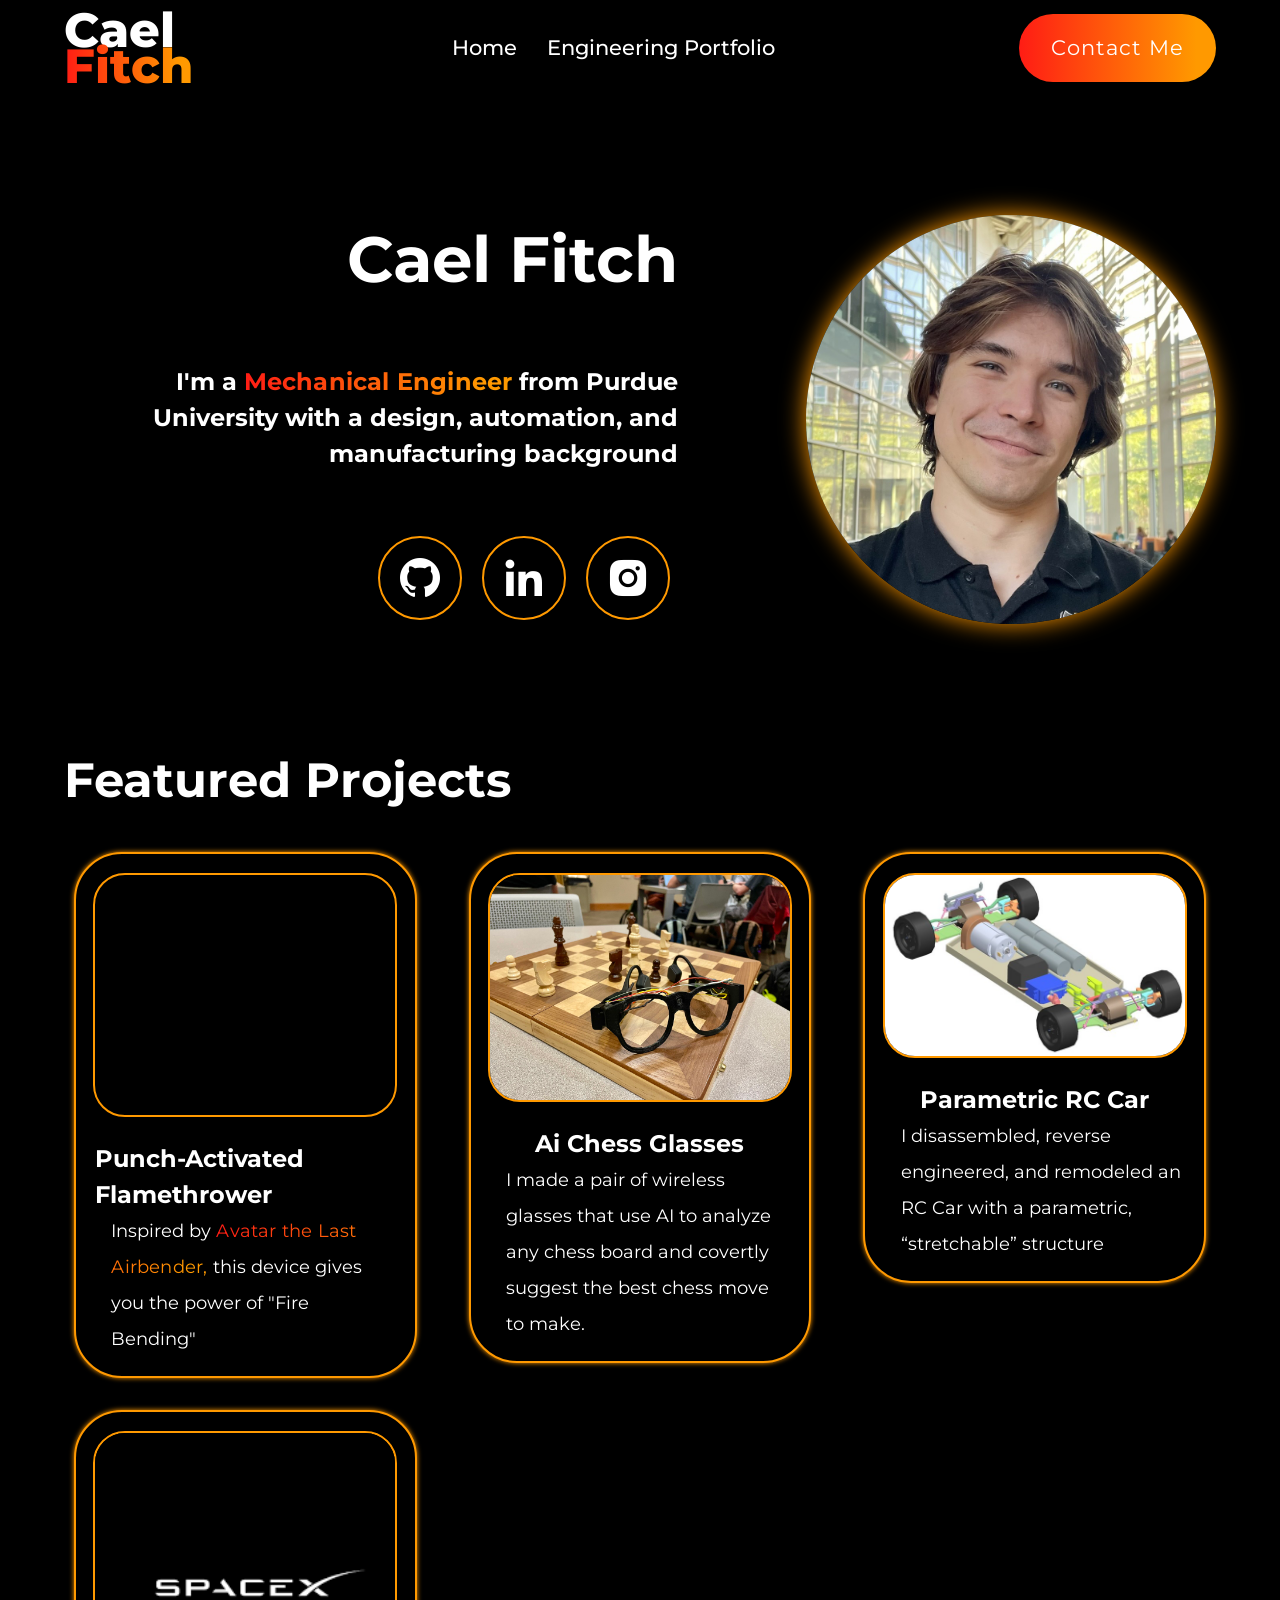
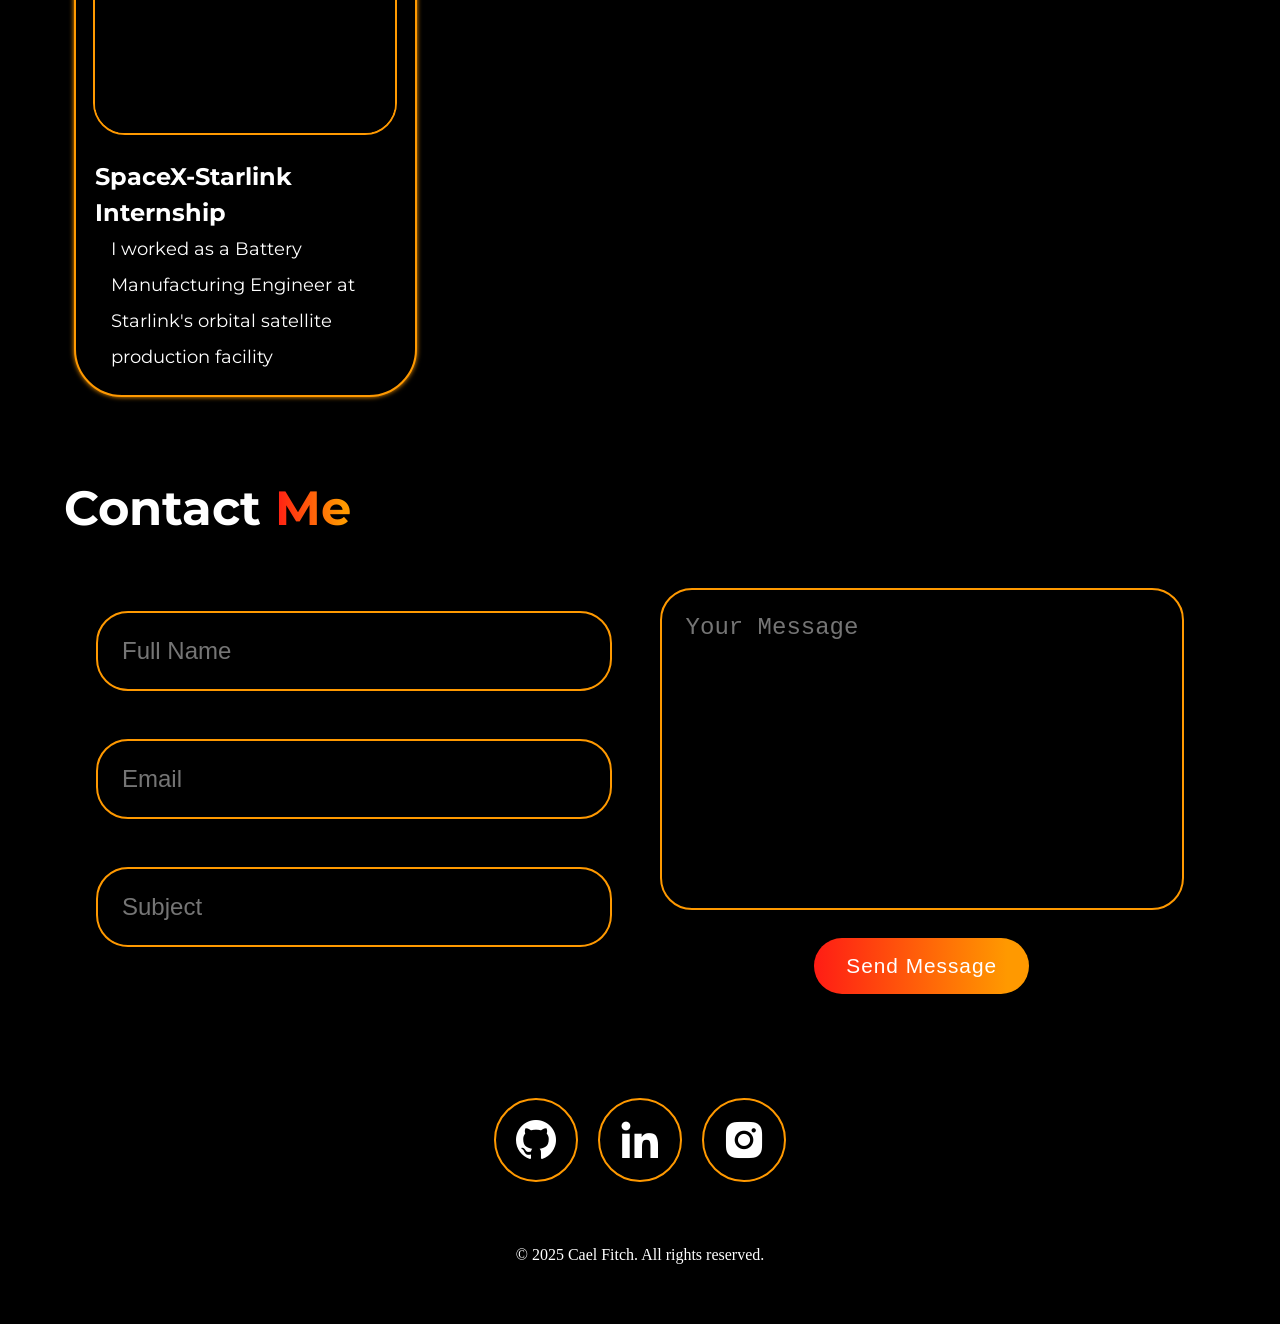
<file: index.html>
<!DOCTYPE html>
<html lang="en">
<head>
    <meta charset="UTF-8">
    <meta name="viewport" content="width=device-width, initial-scale=1.0">
    <title>Portfolio</title>
    <link rel="icon" type="image/x-icon" href="favicon.ico">
    <link rel="stylesheet" href="style.css">
    <link rel="stylesheet" href="https://unpkg.com/boxicons@2.1.4/css/boxicons.min.css">
</head>
<body>
    <header class="header">
        <a href="#home" class="logo">
            Cael <span>Fitch</span>
        </a>
        <i class="bx bx-menu" id="menu-icon"></i>

        <nav class="navbar">
            <a href="#home" >Home</a>
            <a href="projects.html" >Engineering Portfolio</a>
        </nav>
        <a href="#contact" class="gradient-btn" id="contact-btn">Contact Me</a>
    </header>
    <section class="home" id="home">
        <div class="home-content">
            <h1>Cael Fitch</h1>
            <h3>I'm a <span>Mechanical Engineer</span> from Purdue University with a design, automation, and manufacturing background</h3>

            <div class="social-icons">
                <a href="https://github.com/scifall1" target="_blank">
                    <i class="bx bxl-github"></i>
                </a>
                <a href="https://www.linkedin.com/in/cael-fitch/" target="_blank">
                    <i class='bx  bxl-linkedin'  ></i> 
                </a>
                <a href="https://www.instagram.com/cael_fitch/" target="_blank">
                    <i class="bx bxl-instagram-alt"></i>
                </a>
            </div>
        </div>
        <div class="home-img">
            <img src="Profile.jpg" alt="">
        </div>
    </section>

    <section class="Ft-Proj" id="Ft-Proj">
        <h1 class="Heading" >Featured Projects</h1>
        <div class="projects-box">

            <a class="project-card" href="flamethrower.html">
                <video width="320" height="240" autoplay muted loop>
                    <source src="Cael Firebending.mp4" type="video/mp4">
                    Your browser does not support the video tag.
                </video>
                <h3>Punch-Activated Flamethrower</h3>
                <p>Inspired by <span>Avatar the Last Airbender, </span>this device gives you the power of "Fire Bending"</p>
            </a>

            <a class="project-card" href="AiChessGlasses.html">
                <img src="Glasses.jfif" alt="">
                <h3>Ai Chess Glasses</h3>
                <p> I made a pair of wireless glasses that use AI to analyze any chess board and covertly suggest the best chess move to make.</p>
            </a>

            <a class="project-card" href="RC_Car.html">
                <img src="Inner_Car.jpg" alt="">
                <h3>Parametric RC Car</h3>
                <p>I disassembled, reverse engineered, and remodeled an RC Car with a parametric, “stretchable” structure</p>
            </a>
            <a class="project-card" href="SpaceX.html">
                <img src="SpaceXLogo.png" alt="">
                <h3>SpaceX-Starlink Internship</h3>
                <p>I worked as a Battery Manufacturing Engineer at Starlink's orbital satellite production facility</p>
            </a>
        </div>
    </section>
    <section class="contact" id="contact">
        <h2 class="heading">Contact <span>Me</span></h2>
        <form action="#">
            <div class="input-group">
                <div class="input-box">
                    <input type="text" placeholder="Full Name">
                    <input type="email" placeholder="Email">
                </div>

                <div class="input-box">
                    <input type="text" placeholder="Subject">
                </div>
            </div>
            <div class="input-group-2">
                <textarea name="" id="" placeholder="Your Message" cols="30" rows="10"></textarea>
                <input type="submit" value="Send Message" class="gradient-btn" id="submit-btn">
            </div>
        </form>
    </section>
    <footer class="footer">
        <div class="social-icons">
            <a href="https://github.com/scifall1" target="_blank">
                <i class="bx bxl-github"></i>
            </a>
            <a href="https://www.linkedin.com/in/cael-fitch/" target="_blank">
                <i class='bx  bxl-linkedin'  ></i> 
            </a>
            <a href="https://www.instagram.com/cael_fitch/" target="_blank">
                <i class="bx bxl-instagram-alt"></i>
            </a>
        </div>
        <p class="copyright">© 2025 Cael Fitch. All rights reserved.</p>
    </footer>
    <script src="script.js"></script>
</body>
</html>
</file>
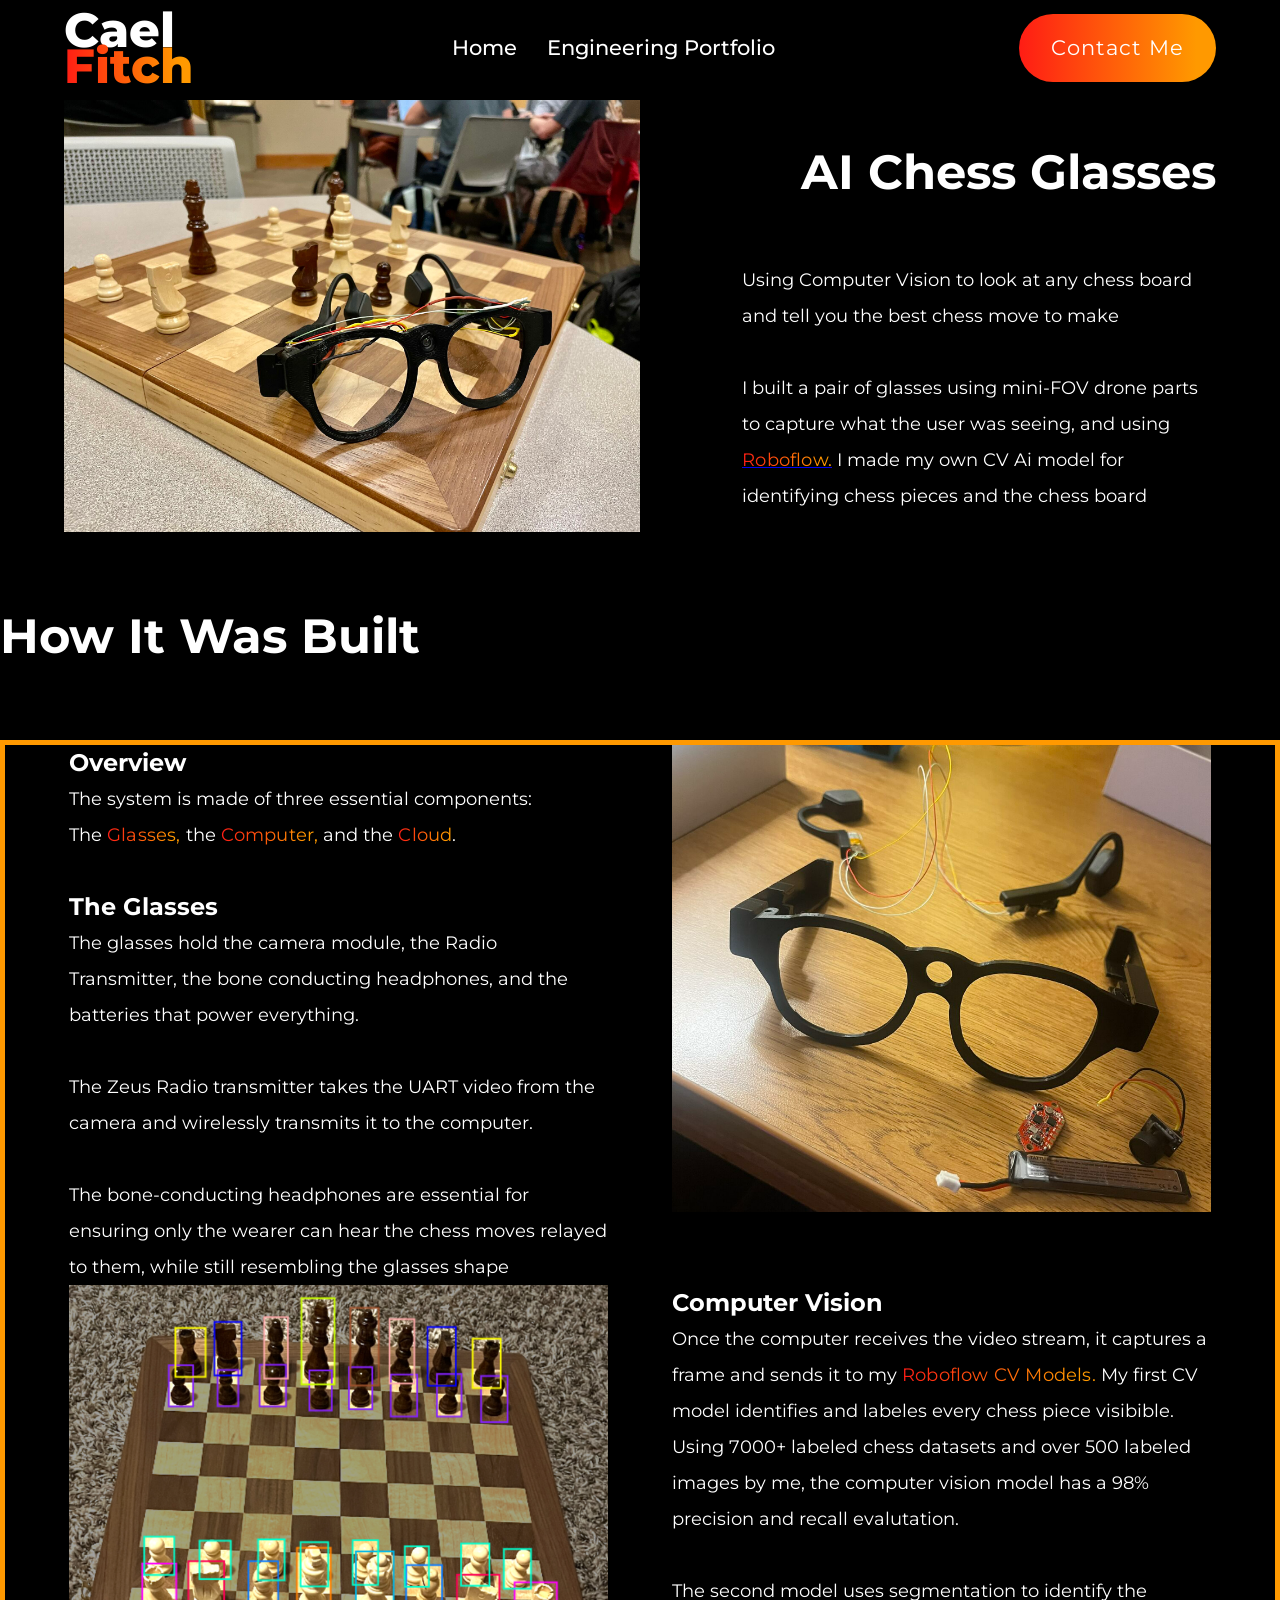
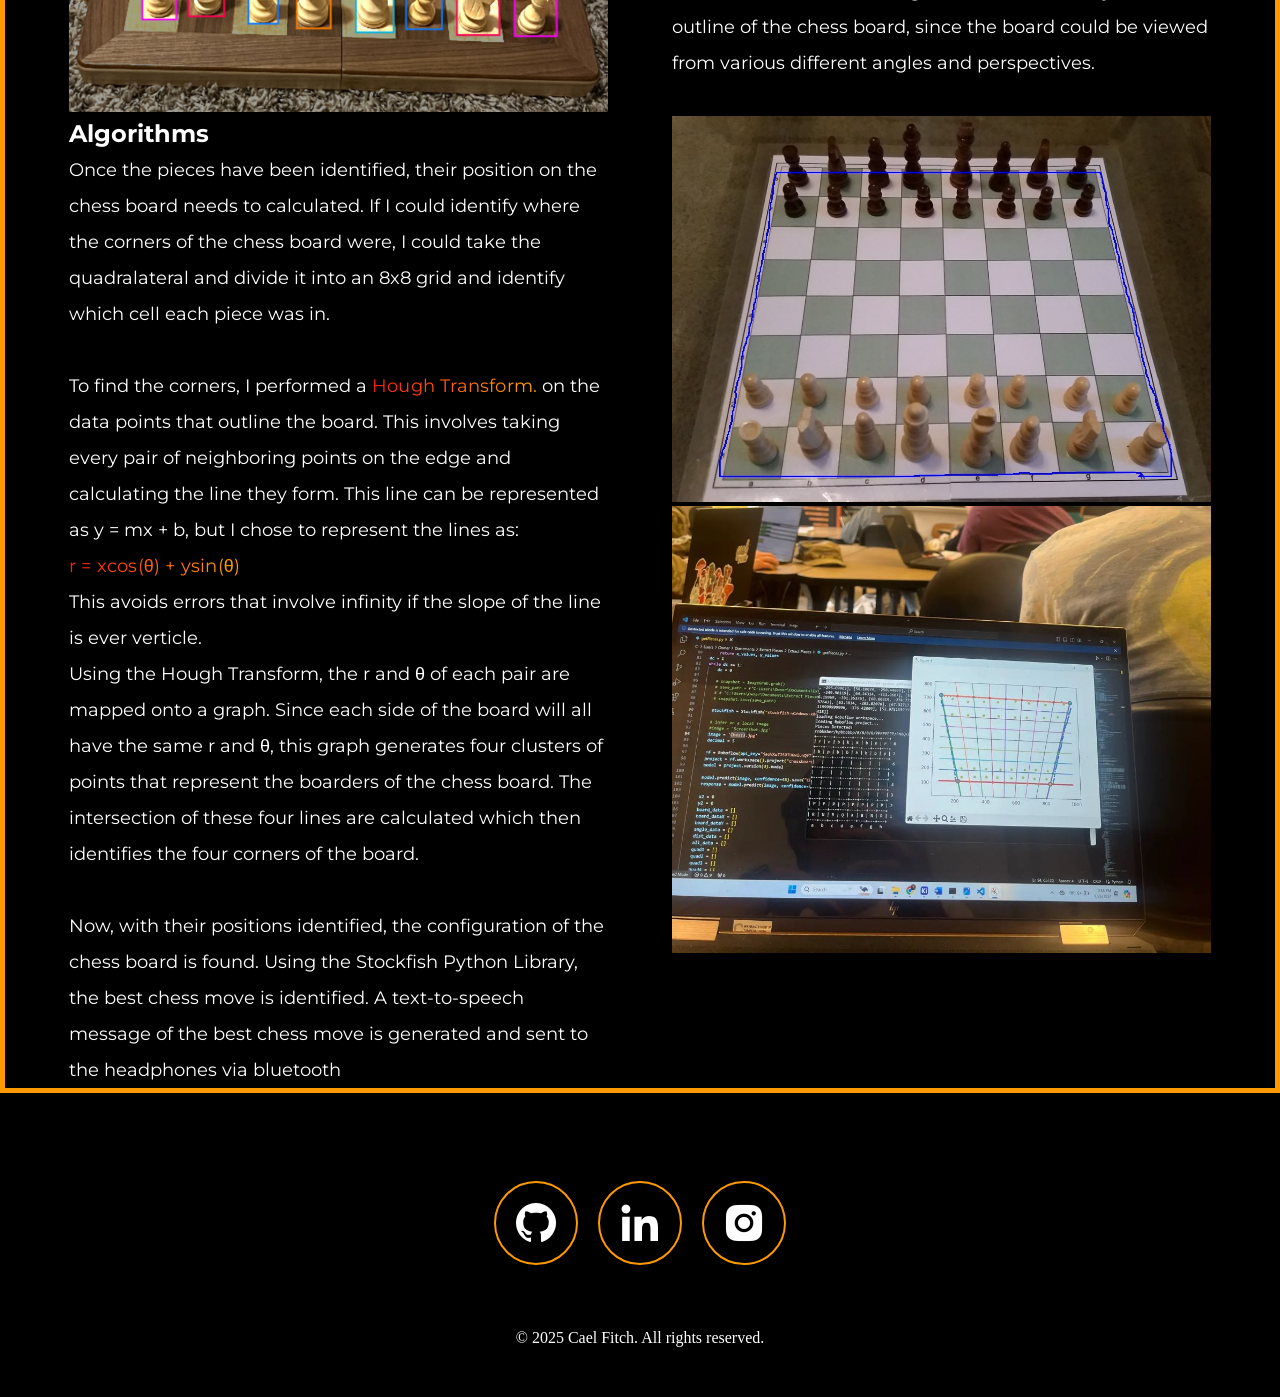
<file: AiChessGlasses.html>
<!DOCTYPE html>
<html lang="en">
    <head>
        <meta charset="UTF-8">
        <meta name="viewport" content="width=device-width, initial-scale=1.0">
        <title>Portfolio</title>
        <link rel="icon" type="image/x-icon" href="favicon.ico">
        <link rel="stylesheet" href="style.css">
        <link rel="stylesheet" href="https://unpkg.com/boxicons@2.1.4/css/boxicons.min.css">
    </head>
    <body>
        <header class="header">
            <a href="index.html" class="logo">
                Cael <span>Fitch</span>
            </a>
            <i class="bx bx-menu" id="menu-icon"></i>

            <nav class="navbar">
                <a href="index.html" >Home</a>
                <a href="projects.html" >Engineering Portfolio</a>
            </nav>
            <a href="index.html#contact" class="gradient-btn" id="contact-btn">Contact Me</a>
        </header>
        <section class="Project-FP">
            <div class="Project-FP-Pics">
                <img src="Glasses.jfif" alt="">
            </div>
            <div class="Project-Headline">
                <h1 class="Heading" >AI Chess Glasses</h1>
                <h3>Using Computer Vision to look at any chess board and tell you the best chess move to make</h3>
                <h3>I built a pair of glasses using mini-FOV drone parts to capture what the user was seeing, and using <a href="https://roboflow.com/universe" target="_blank"><span text-decoration: none;>Roboflow.</span></a> I made my own CV Ai model for identifying chess pieces and the chess board</h3>
            </div>
        </section>
    
        <h1 class="Heading" >How It Was Built</h1>
        <section class="Project-Text-Section">
            <div>
                <h3>Overview</h3>
                <p>The system is made of three essential components: <br>The <span>Glasses,</span> the <span>Computer,</span> and the <span>Cloud</span>. <br> <br></p>
                <h3>The Glasses</h3>
                <p>The glasses hold the camera module, the Radio Transmitter, the bone conducting headphones, and the batteries that power everything. <br> <br>The Zeus Radio transmitter takes the UART video from the camera and wirelessly transmits it to the computer. <br><br>The bone-conducting headphones are essential for ensuring only the wearer can hear the chess moves relayed to them, while still resembling the glasses shape</p>
            </div>
            <div>
                <img src="Glasses_Parts.png" alt="">
            </div>
            <div>
                <img src="AI_Prediction.png" alt="">
            </div>
            <div>
                <h3>Computer Vision</h3>
                <p>Once the computer receives the video stream, it captures a frame and sends it to my <span text-decoration: none;>Roboflow CV Models.</span> My first CV model identifies and labeles every chess piece visibible. Using 7000+ labeled chess datasets and over 500 labeled images by me, the computer vision model has a 98% precision and recall evalutation. <br> <br> The second model uses segmentation to identify the outline of the chess board, since the board could be viewed from various different angles and perspectives.</p>
            </div>
            <div>
                <h3>Algorithms</h3>
                <p>Once the pieces have been identified, their position on the chess board needs to calculated. If I could identify where the corners of the chess board were, I could take the quadralateral and divide it into an 8x8 grid and identify which cell each piece was in. <br><br>To find the corners, I performed a <a href="https://en.wikipedia.org/wiki/Hough_transform" target="_blank"><span text-decoration: none;>Hough Transform.</span></a> on the data points that outline the board. This involves taking every pair of neighboring points on the edge and calculating the line they form. This line can be represented as y = mx + b, but I chose to represent the lines as: <br><span>r = xcos(θ) + ysin(θ) </span><br>This avoids errors that involve infinity if the slope of the line is ever verticle.</p>
                <p>Using the Hough Transform, the r and θ of each pair are mapped onto a graph. Since each side of the board will all have the same r and θ, this graph generates four clusters of points that represent the boarders of the chess board. The intersection of these four lines are calculated which then identifies the four corners of the board. <br><br></p>
                <p>Now, with their positions identified, the configuration of the chess board is found. Using the Stockfish Python Library, the best chess move is identified. A text-to-speech message of the best chess move is generated and sent to the headphones via bluetooth</p>
            </div>
            <div>
                <img src="Chess_Board_Prediction.jpg" alt="">
                <img src="CV_Algorithm.jfif" alt="">
            </div>
        </section>
        <footer class="footer">
            <div class="social-icons">
                <a href="https://github.com/scifall1" target="_blank">
                    <i class="bx bxl-github"></i>
                </a>
                <a href="https://www.linkedin.com/in/cael-fitch/" target="_blank">
                    <i class='bx  bxl-linkedin'  ></i> 
                </a>
                <a href="https://www.instagram.com/cael_fitch/" target="_blank">
                    <i class="bx bxl-instagram-alt"></i>
                </a>
            </div>
            <p class="copyright">© 2025 Cael Fitch. All rights reserved.</p>
        </footer>
        <script src="script.js"></script>
    </body>
</html>
</file>
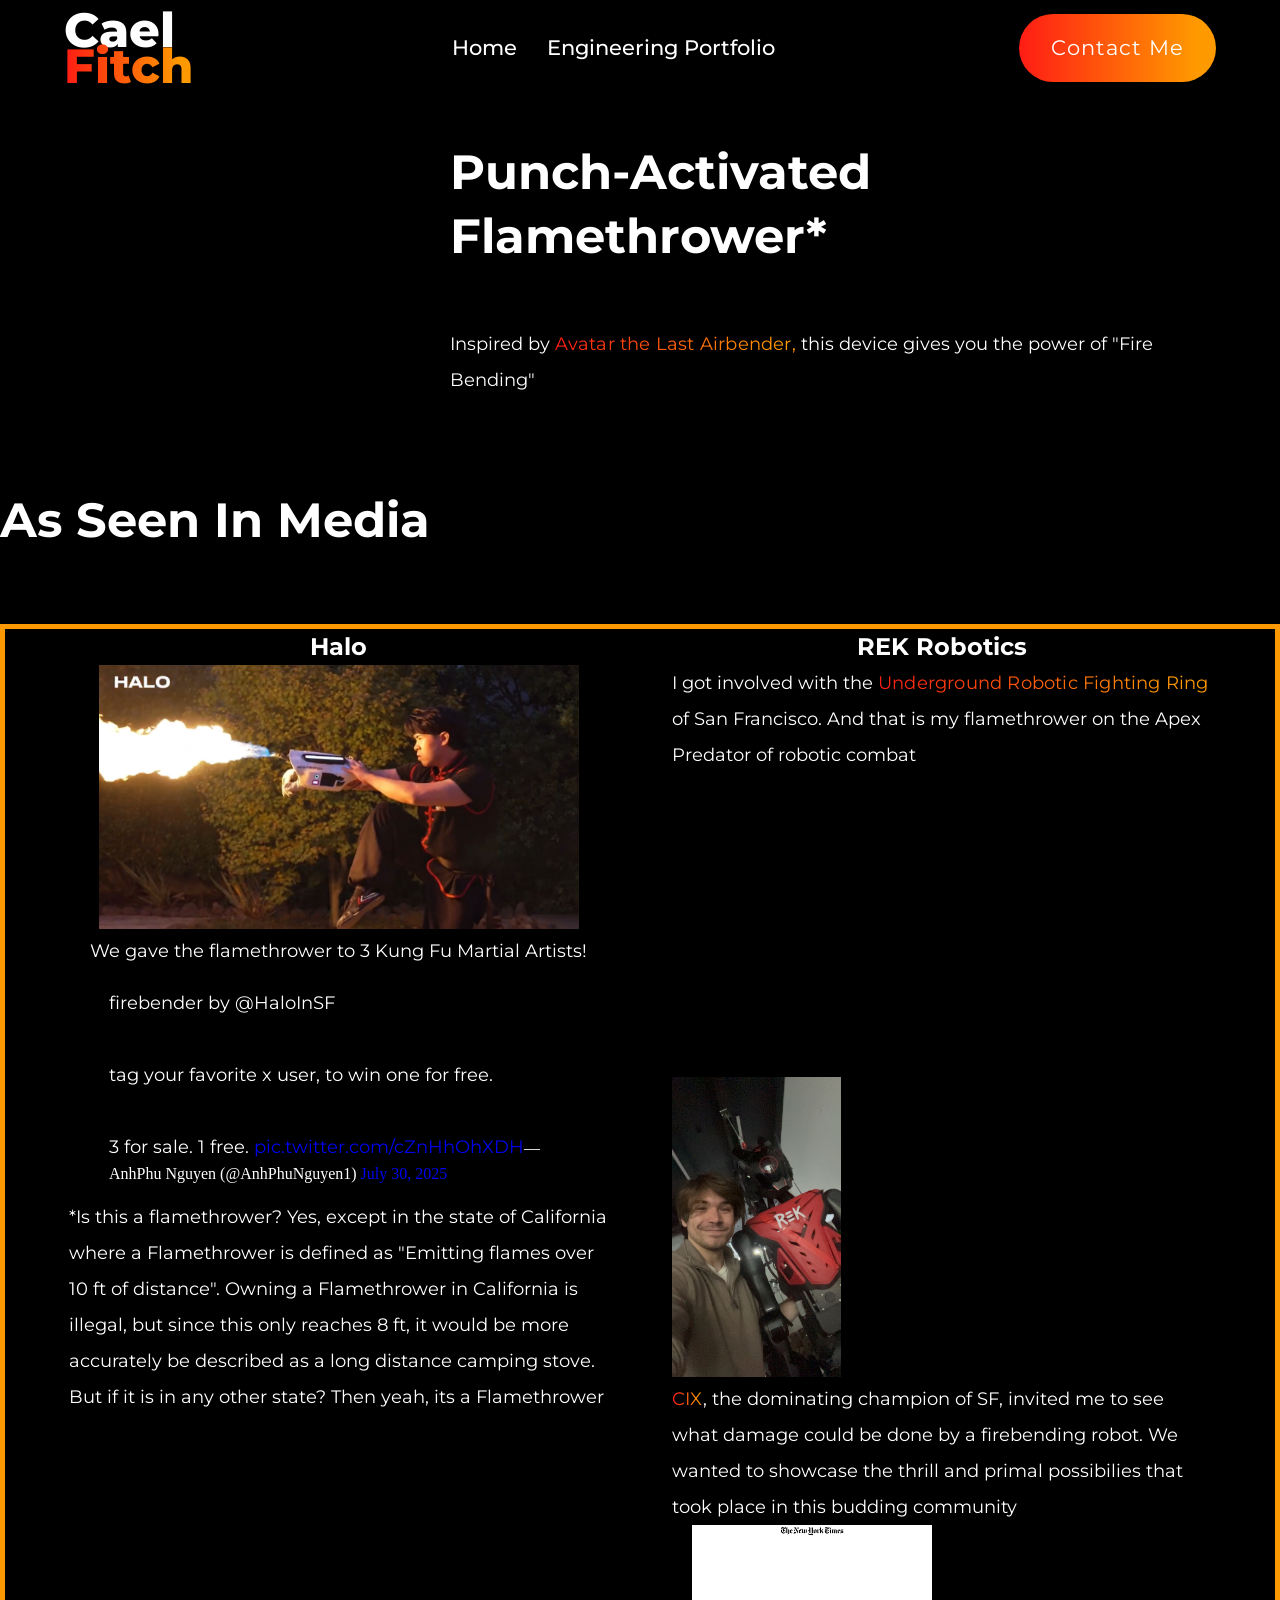
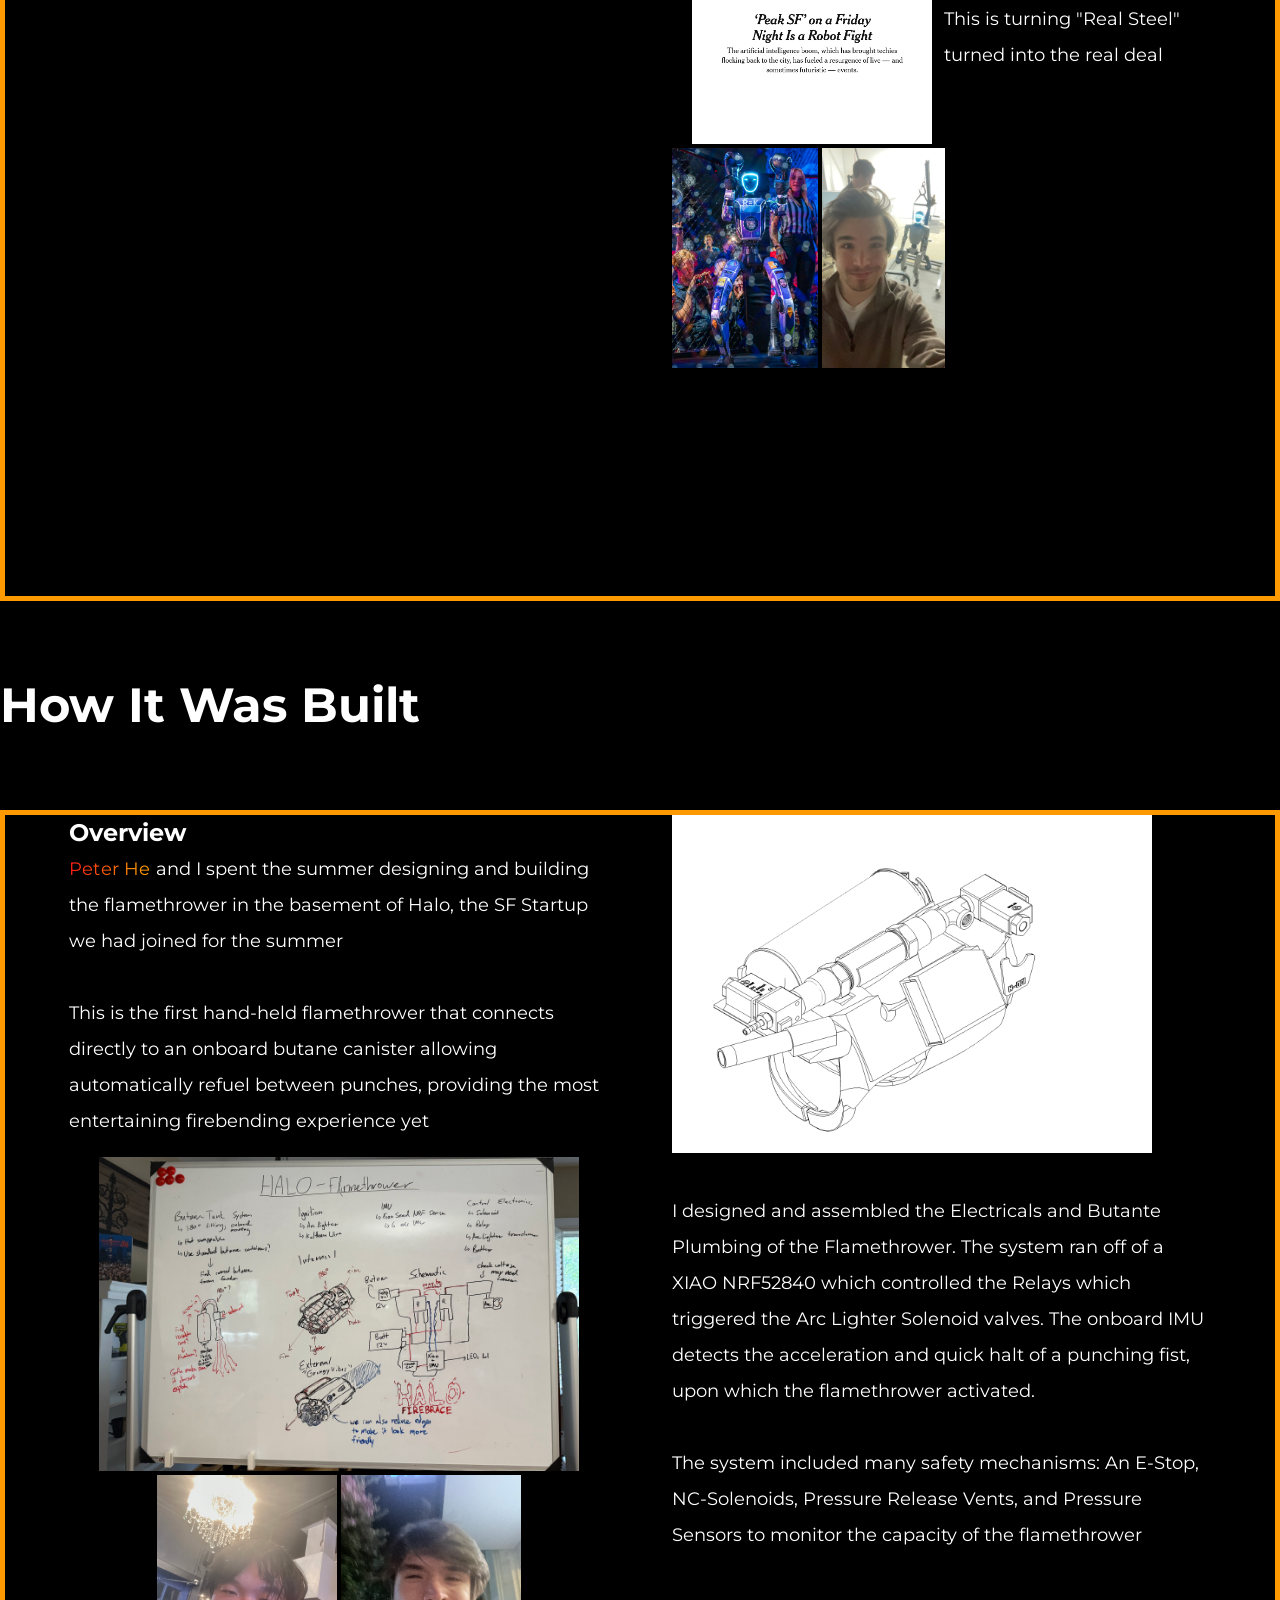
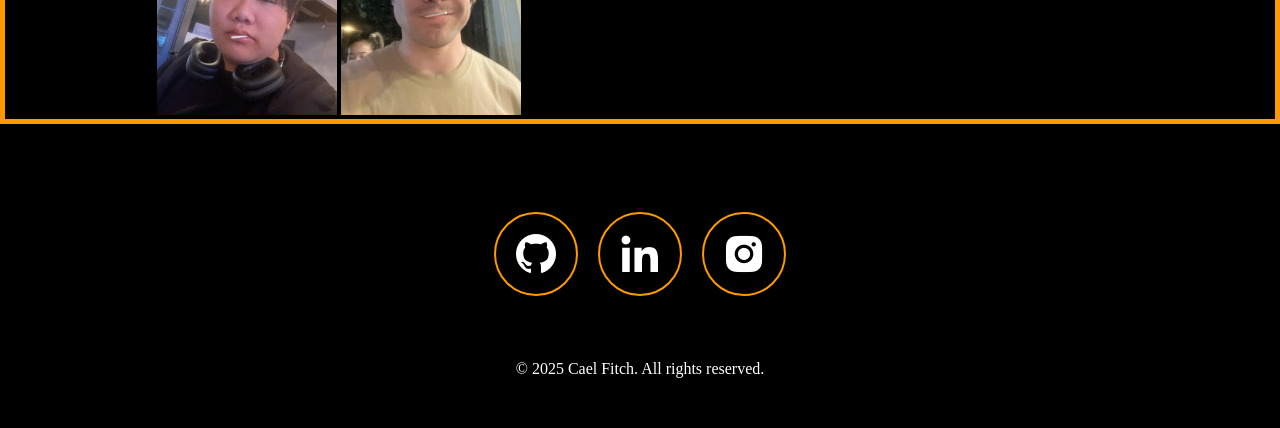
<file: flamethrower.html>
<!DOCTYPE html>
<html lang="en">
    <head>
        <meta charset="UTF-8">
        <meta name="viewport" content="width=device-width, initial-scale=1.0">
        <title>Portfolio</title>
        <link rel="icon" type="image/x-icon" href="favicon.ico">
        <link rel="stylesheet" href="style.css">
        <link rel="stylesheet" href="https://unpkg.com/boxicons@2.1.4/css/boxicons.min.css">
    </head>
    <body>
        <header class="header">
            <a href="index.html" class="logo">
                Cael <span>Fitch</span>
            </a>
            <i class="bx bx-menu" id="menu-icon"></i>

            <nav class="navbar">
                <a href="index.html" >Home</a>
                <a href="projects.html" >Engineering Portfolio</a>
            </nav>
            <a href="index.html#contact" class="gradient-btn" id="contact-btn">Contact Me</a>
        </header>
        <section class="Project-FP">
            <div class="Project-FP-Pics">
                <video autoplay muted loop>
                    <source src="Cael Firebending.mp4" type="video/mp4">
                    Your browser does not support the video tag.
                </video>
                <video autoplay muted loop>
                    <source src="firebender render.mp4" type="video/mp4">
                    Your browser does not support the video tag.
                </video>
            </div>
            <div class="Project-Headline">
                <h1 class="Heading" >Punch-Activated Flamethrower*</h1>
                <h3>Inspired by <span>Avatar the Last Airbender, </span>this device gives you the power of "Fire Bending"</h3>
            </div>
        </section>
        <h1 class="Heading" >As Seen In Media</h1>
        <section class="Project-Text-Section">
            <div class="Project-Column">
                <h3>Halo</h3>
                <div class="Proj-Visual">
                    <img src="KungFu Firebending.png" Width="480" alt="">
                </div>
                <p>We gave the flamethrower to 3 Kung Fu Martial Artists!</p>
                <blockquote class="twitter-tweet" data-media-max-width="560"><p lang="en" dir="ltr">firebender by @HaloInSF <br><br>tag your favorite x user, to win one for free.<br><br>3 for sale. 1 free. <a href="https://t.co/cZnHhOhXDH">pic.twitter.com/cZnHhOhXDH</a></p>&mdash; AnhPhu Nguyen (@AnhPhuNguyen1) <a href="https://twitter.com/AnhPhuNguyen1/status/1950644225126826370?ref_src=twsrc%5Etfw">July 30, 2025</a></blockquote> <script async src="https://platform.twitter.com/widgets.js" charset="utf-8"></script>
                <p>*Is this a flamethrower? Yes, except in the state of California where a Flamethrower is defined as "Emitting flames over 10 ft of distance". Owning a Flamethrower in California is illegal, but since this only reaches 8 ft, it would be more accurately be described as a long distance camping stove. But if it is in any other state? Then yeah, its a Flamethrower</p>
            </div>
            <div class="Project-Column">
                <div>
                    <h3>REK Robotics</h3>
                </div>
                <div>
                    <p>I got involved with the <span>Underground Robotic Fighting Ring</span> of San Francisco. And that is my flamethrower on the Apex Predator of robotic combat</p>
                </div>
                <div>
                    <video Height="300" autoplay muted loop>
                        <source src="REK X.mp4" type="video/mp4">
                        Your browser does not support the video tag.
                    </video>
                    <img src="Pic with New Robot.JPG" alt="" Height="300">
                </div>
                <div>
                <p><a href="https://x.com/cixliv" target="_blank"><span text-decoration: none;>CIX</span></a>, the dominating champion of SF, invited me to see what damage could be done by a firebending robot. We wanted to showcase the thrill and primal possibilies that took place in this budding community</p>
                </div>
                <div class="Small-Box">
                    <a href="https://www.nytimes.com/2025/09/19/technology/san-francisco-robot-fight.html"><img src="NYT Robot Fight Club.png" alt="NYT Article" Width="240"></a>
                    <p> This is turning "Real Steel" turned into the real deal</p>
                </div>
                <div>
                    <img src="Insta Robot Fight.png" alt="" Height="220">
                    <img src="Pic with OG Robot.JPG" alt="" Height="220">
                    <video Height="220" autoplay muted loop>
                        <source src="Edit Fire Extinguisher.mp4" type="video/mp4">
                        Your browser does not support the video tag.
                    </video>
                </div>
            </div>
        </section>
        <h1 class="Heading" >How It Was Built</h1>
        <section class="Project-Text-Section">
            <div>
                <h3>Overview</h3>
                <p><a href="https://peterhe.dev/index.html" target="_blank"><span text-decoration: none;>Peter He</span></a> and I spent the summer designing and building the flamethrower in the basement of Halo, the SF Startup we had joined for the summer<br><br>
                This is the first hand-held flamethrower that connects directly to an onboard butane canister allowing automatically refuel between punches, providing the most entertaining firebending experience yet</p>
            </div>
            <div class="Proj-Visual">
                <img src="firebender.gif" Width="480" alt="">
            </div>
            <div style="text-align: center;">
                <img src="fireboard.png" Width="480" alt="">
                <img src="PeterPic.JPG" Height="240" alt="">
                <img src="CaelPic.JPG" Height="240" alt="">
            </div>
            <div>
                <p><br>I designed and assembled the Electricals and Butante Plumbing of the Flamethrower. The system ran off of a XIAO NRF52840 which controlled the Relays which triggered the Arc Lighter Solenoid valves. The onboard IMU detects the acceleration and quick halt of a punching fist, upon which the flamethrower activated. <br> <br> The system included many safety mechanisms: An E-Stop, NC-Solenoids, Pressure Release Vents, and Pressure Sensors to monitor the capacity of the flamethrower</p>
            </div>
        </section>
        <footer class="footer">
            <div class="social-icons">
                <a href="https://github.com/scifall1" target="_blank">
                    <i class="bx bxl-github"></i>
                </a>
                <a href="https://www.linkedin.com/in/cael-fitch/" target="_blank">
                    <i class='bx  bxl-linkedin'  ></i> 
                </a>
                <a href="https://www.instagram.com/cael_fitch/" target="_blank">
                    <i class="bx bxl-instagram-alt"></i>
                </a>
            </div>
            <p class="copyright">© 2025 Cael Fitch. All rights reserved.</p>
        </footer>
        <script src="script.js"></script>
    </body>
</html>
</file>
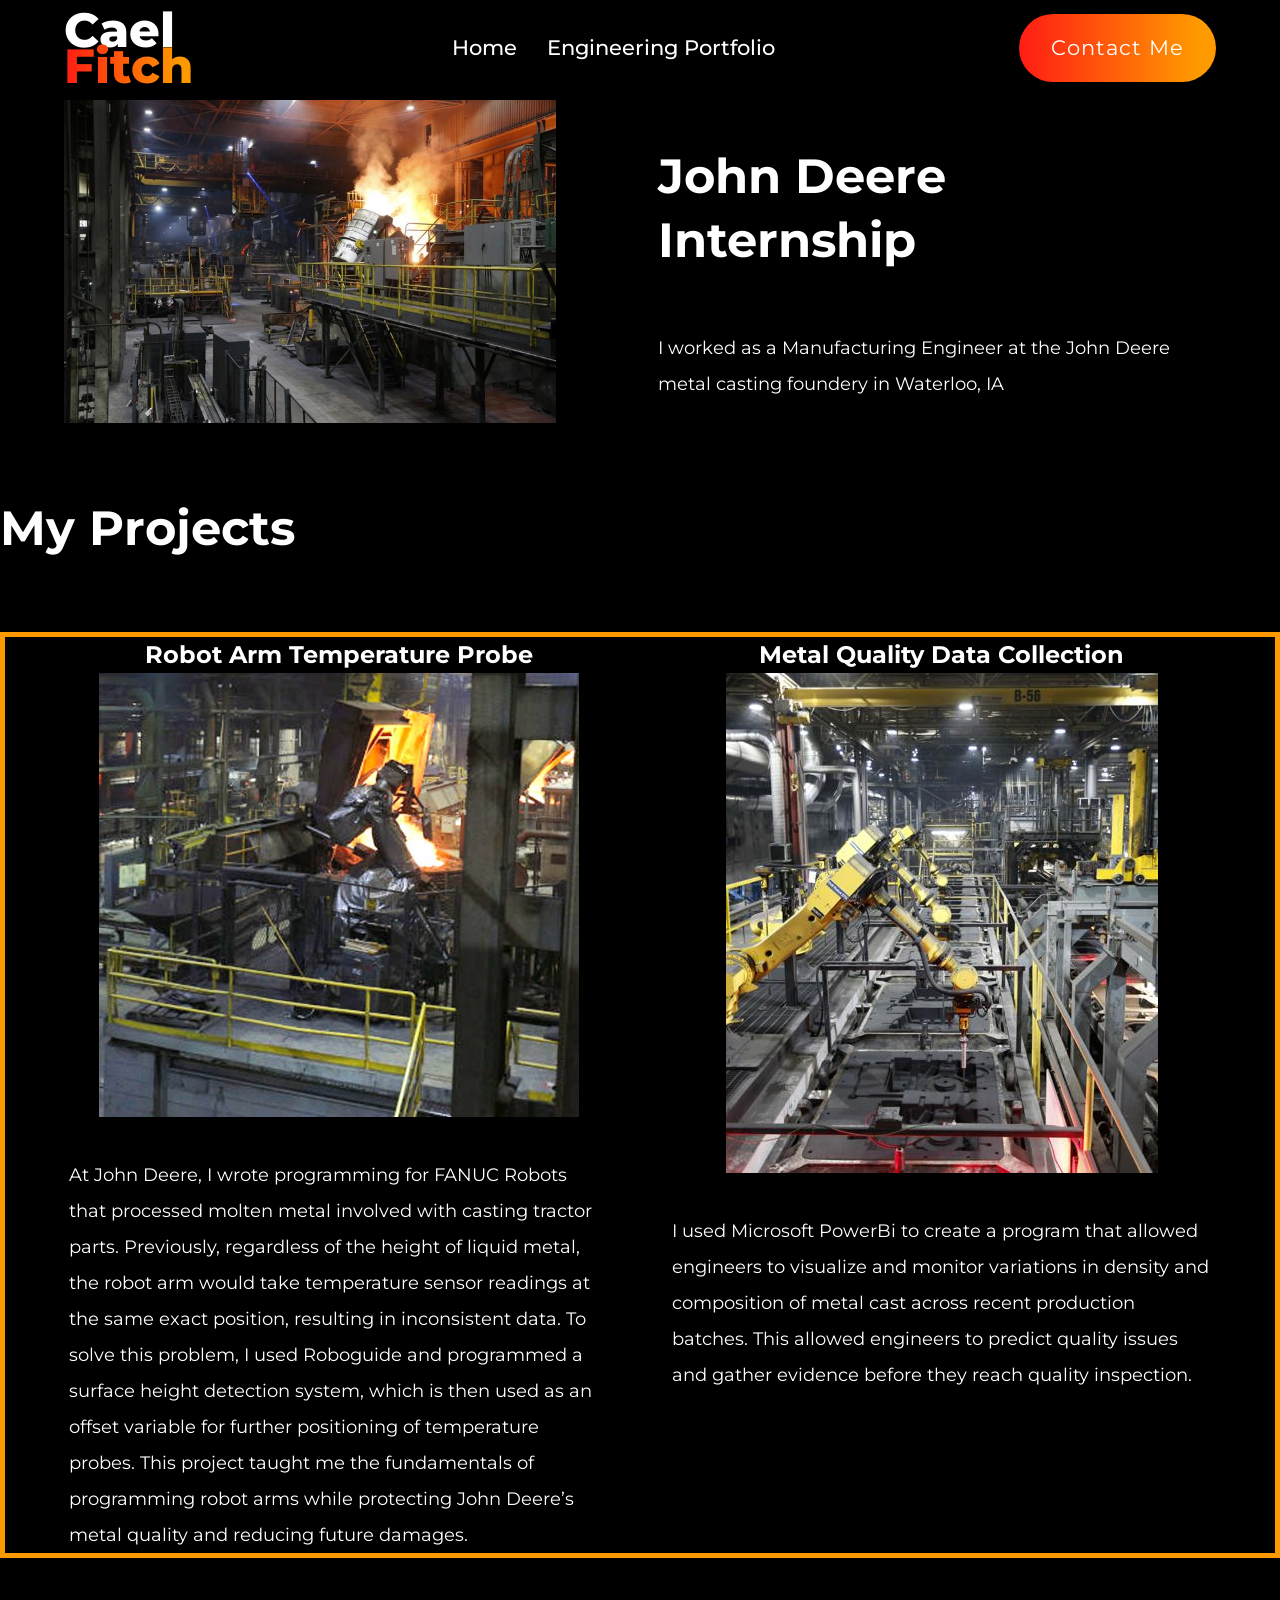
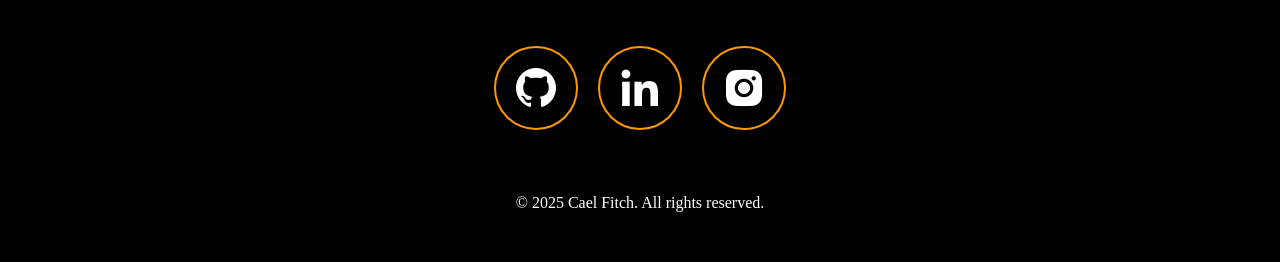
<file: John_Deere.html>
<!DOCTYPE html>
<html lang="en">
    <head>
        <meta charset="UTF-8">
        <meta name="viewport" content="width=device-width, initial-scale=1.0">
        <title>Portfolio</title>
        <link rel="icon" type="image/x-icon" href="favicon.ico">
        <link rel="stylesheet" href="style.css">
        <link rel="stylesheet" href="https://unpkg.com/boxicons@2.1.4/css/boxicons.min.css">
    </head>
    <body>
        <header class="header">
            <a href="index.html" class="logo">
                Cael <span>Fitch</span>
            </a>
            <i class="bx bx-menu" id="menu-icon"></i>

            <nav class="navbar">
                <a href="index.html" >Home</a>
                <a href="projects.html" >Engineering Portfolio</a>
            </nav>
            <a href="index.html#contact" class="gradient-btn" id="contact-btn">Contact Me</a>
        </header>
        <section class="Project-FP">
            <div class="Project-FP-Pics">
                <img src="John Deere Factory.jpg" alt="">
            </div>
            <div class="Project-Headline">
                <h1 class="Heading" >John Deere Internship</h1>
                <h3>I worked as a Manufacturing Engineer at the John Deere metal casting foundery in Waterloo, IA</h3>
            </div>
        </section>
        <h1 class="Heading" >My Projects</h1>
        <section class="Project-Text-Section">
            <div class="Project-Column">
                <h3>Robot Arm Temperature Probe</h3>
                <div class="Proj-Visual">
                    <img src="John Deere Robot Cauldron.jpg" Width="480" alt="">
                </div>
                <div>
                    <p><br>At John Deere, I wrote programming for FANUC Robots that processed molten metal involved with casting tractor parts. Previously, regardless of the height of liquid metal, the robot arm would take temperature sensor readings at the same exact position, resulting in inconsistent data. To solve this problem, I used Roboguide and programmed a surface height detection system, which is then used as an offset variable for further positioning of temperature probes. This project taught me the fundamentals of programming robot arms while protecting John Deere’s metal quality and reducing future damages.  </p>
                </div>
            </div>
            <div class="Project-Column">
                <div>
                    <h3>Metal Quality Data Collection</h3>
                </div>
                <div>
                    <img src="John Deere Robotic Arm.jpg" alt="">
                </div>
                <div>
                    <p><br>I used Microsoft PowerBi to create a program that allowed engineers to visualize and monitor variations in density and composition of metal cast across recent production batches. This allowed engineers to predict quality issues and gather evidence before they reach quality inspection. <br></p>
                </div>                
            </div>
        </section>
        <footer class="footer">
            <div class="social-icons">
                <a href="https://github.com/scifall1" target="_blank">
                    <i class="bx bxl-github"></i>
                </a>
                <a href="https://www.linkedin.com/in/cael-fitch/" target="_blank">
                    <i class='bx  bxl-linkedin'  ></i> 
                </a>
                <a href="https://www.instagram.com/cael_fitch/" target="_blank">
                    <i class="bx bxl-instagram-alt"></i>
                </a>
            </div>
            <p class="copyright">© 2025 Cael Fitch. All rights reserved.</p>
        </footer>
        <script src="script.js"></script>
    </body>
</html>
</file>
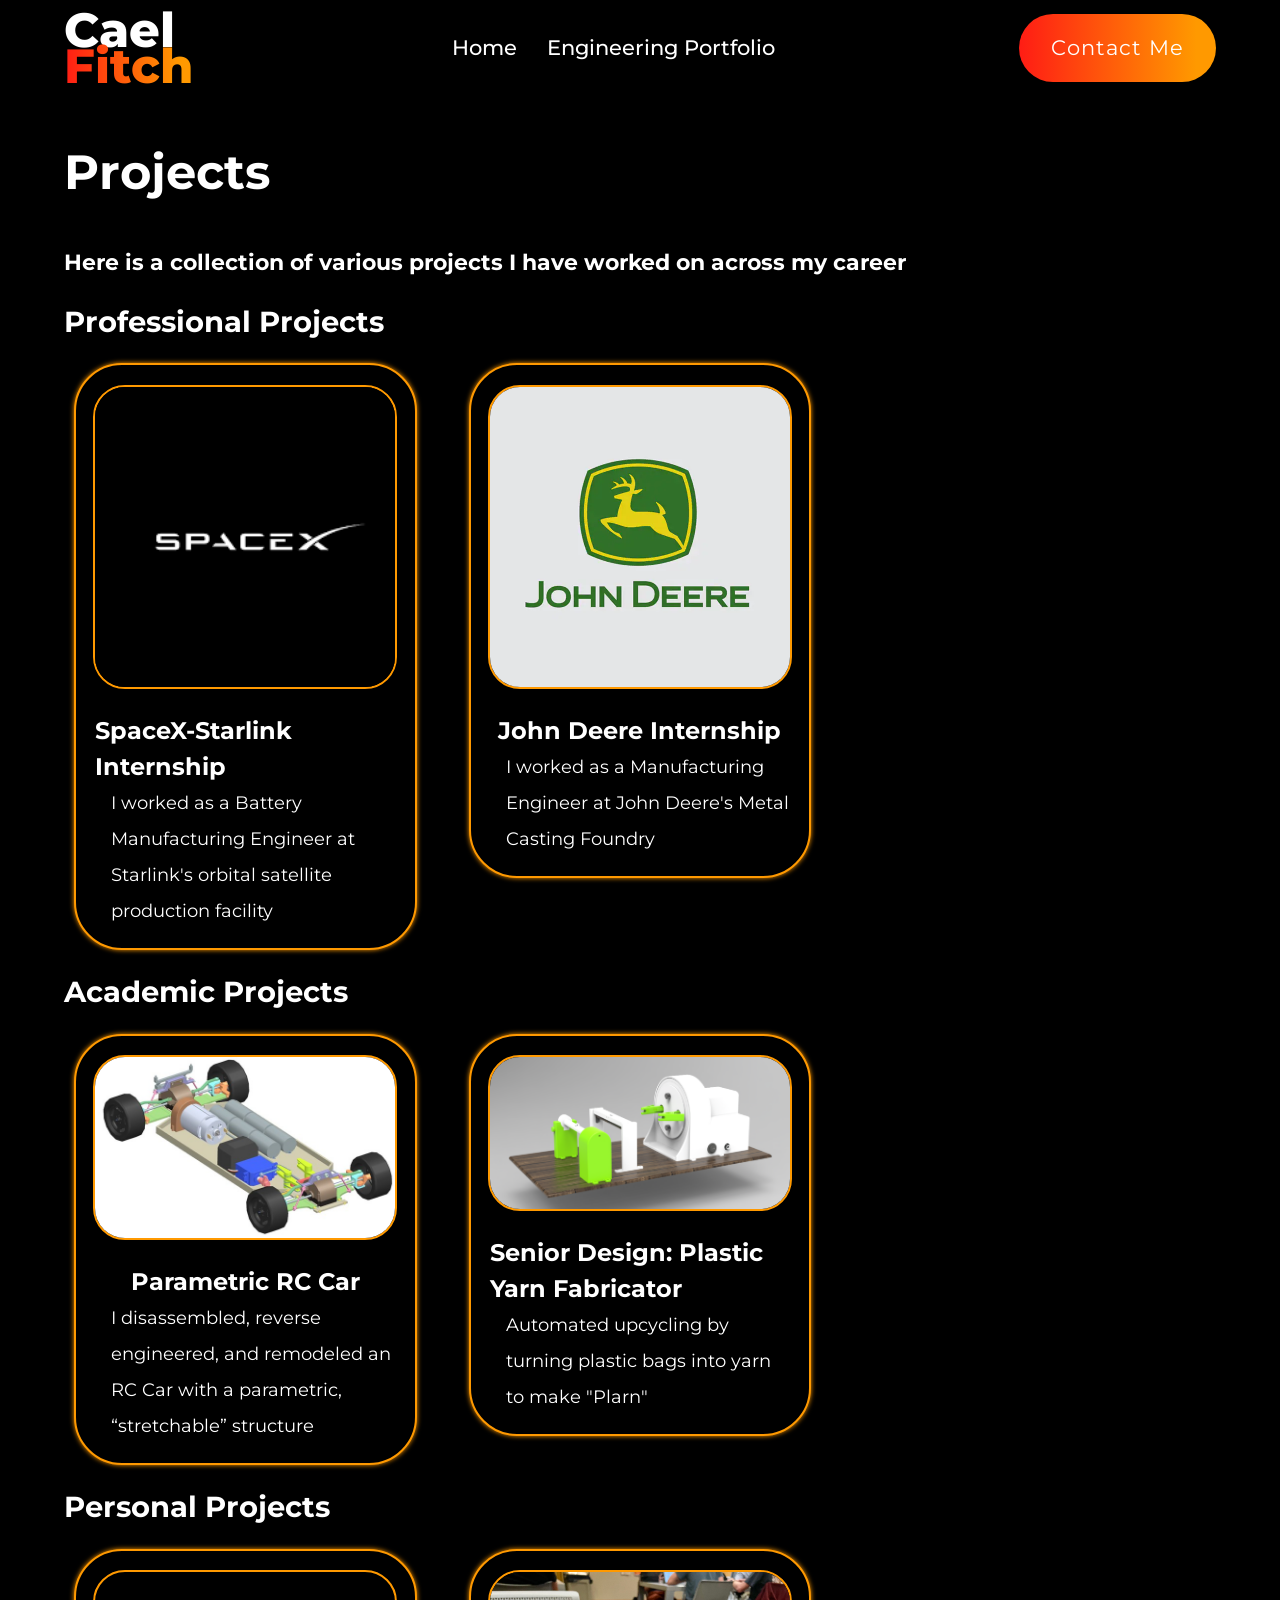
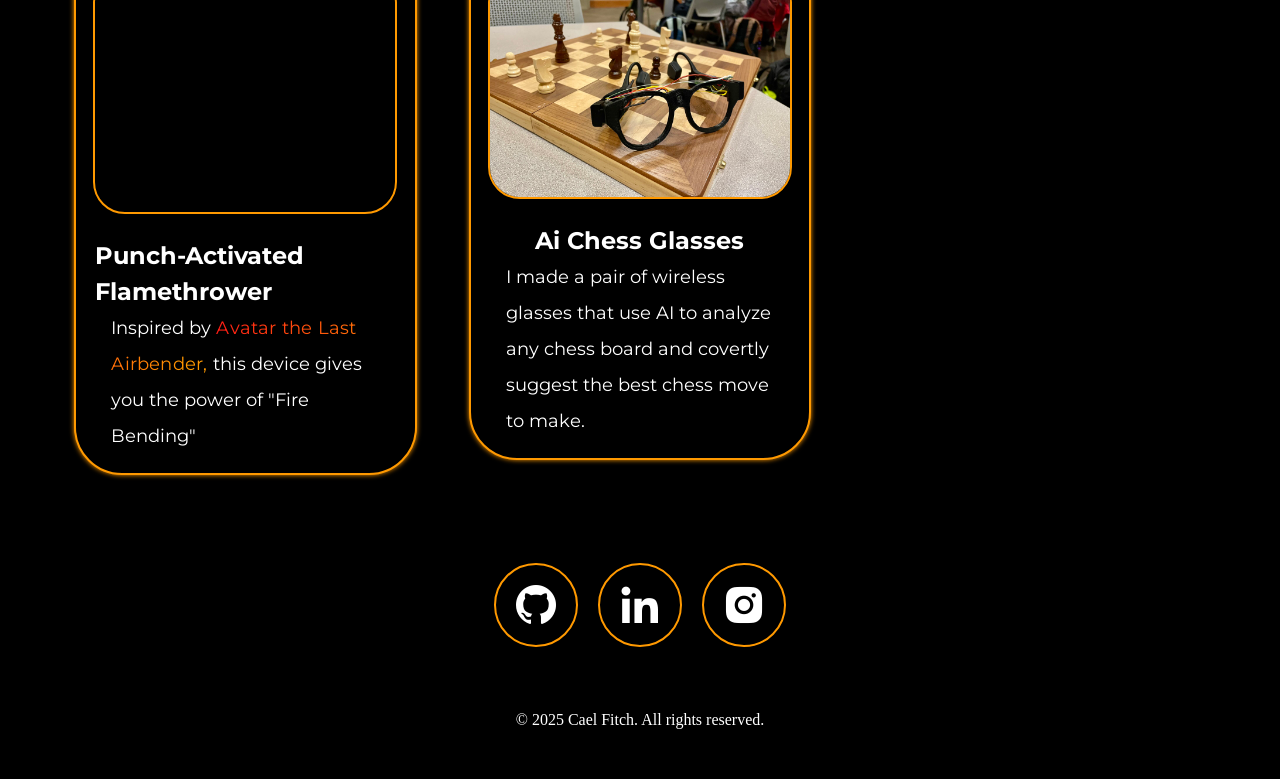
<file: projects.html>
<!DOCTYPE html>
<html lang="en">
<head>
    <meta charset="UTF-8">
    <meta name="viewport" content="width=device-width, initial-scale=1.0">
    <title>Portfolio</title>
    <link rel="icon" type="image/x-icon" href="favicon.ico">
    <link rel="stylesheet" href="style.css">
    <link rel="stylesheet" href="https://unpkg.com/boxicons@2.1.4/css/boxicons.min.css">
</head>
<body>
    <header class="header">
        <a href="index.html" class="logo">
            Cael <span>Fitch</span>
        </a>
        <i class="bx bx-menu" id="menu-icon"></i>

        <nav class="navbar">
            <a href="index.html" >Home</a>
            <a href="projects.html" >Engineering Portfolio</a>
        </nav>
        <a href="index.html#contact" class="gradient-btn" id="contact-btn">Contact Me</a>
    </header>
    <section class="Ft-Proj" id="Ft-Proj">
        <h1 class="Heading" >Projects</h1>
        <h3>Here is a collection of various projects I have worked on across my career</h3>
        <h2>Professional Projects</h2>
        <div class="projects-box">
            <a class="project-card" href="SpaceX.html">
                <img src="SpaceXLogo.png" alt="">
                <h3>SpaceX-Starlink Internship</h3>
                <p>I worked as a Battery Manufacturing Engineer at Starlink's orbital satellite production facility</p>
            </a>
            <a class="project-card" href="John_Deere.html">
                <img src="John Deere Logo.png" alt="">
                <h3>John Deere Internship</h3>
                <p>I worked as a Manufacturing Engineer at John Deere's Metal Casting Foundry</p>
            </a>
        </div>
        <h2>Academic Projects</h2>
        <div class="projects-box">
            <a class="project-card" href="RC_Car.html">
                <img src="Inner_Car.jpg" alt="">
                <h3>Parametric RC Car</h3>
                <p>I disassembled, reverse engineered, and remodeled an RC Car with a parametric, “stretchable” structure</p>
            </a>
            <a class="project-card" href="Plarn.html">
                <img src="Plarn Assembly Render.png" alt="">
                <h3>Senior Design: Plastic Yarn Fabricator</h3>
                <p>Automated upcycling by turning plastic bags into yarn to make "Plarn"</p>
            </a>
            <!--
            <div class="project-card">
                <video width="320" height="240" autoplay muted loop>
                    <source src="TeleOp Research.mp4" type="video/mp4">
                    Your browser does not support the video tag.
                </video>

                <h3>Research: Current based Force Feedback</h3>
                <p>It was really cool!</p>
            </div>
            -->
        </div>
        <h2>Personal Projects</h2>
        <div class="projects-box">
        
            <a class="project-card" href="flamethrower.html">
                <video width="320" height="240" autoplay muted loop>
                    <source src="Cael Firebending.mp4" type="video/mp4">
                    Your browser does not support the video tag.
                </video>
                <h3>Punch-Activated Flamethrower</h3>
                <p>Inspired by <span>Avatar the Last Airbender, </span>this device gives you the power of "Fire Bending"</p>
            </a>

            <a class="project-card" href="AiChessGlasses.html">
                <img src="Glasses.jfif" alt="">
                <h3>Ai Chess Glasses</h3>
                <p> I made a pair of wireless glasses that use AI to analyze any chess board and covertly suggest the best chess move to make.</p>
            </a>
        </div>
    </section>
    <footer class="footer">
        <div class="social-icons">
            <a href="https://github.com/scifall1" target="_blank">
                <i class="bx bxl-github"></i>
            </a>
            <a href="https://www.linkedin.com/in/cael-fitch/" target="_blank">
                <i class='bx  bxl-linkedin'  ></i> 
            </a>
            <a href="https://www.instagram.com/cael_fitch/" target="_blank">
                <i class="bx bxl-instagram-alt"></i>
            </a>
        </div>
        <p class="copyright">© 2025 Cael Fitch. All rights reserved.</p>
    </footer>
    <script src="script.js"></script>
    </body>
</html>
</file>
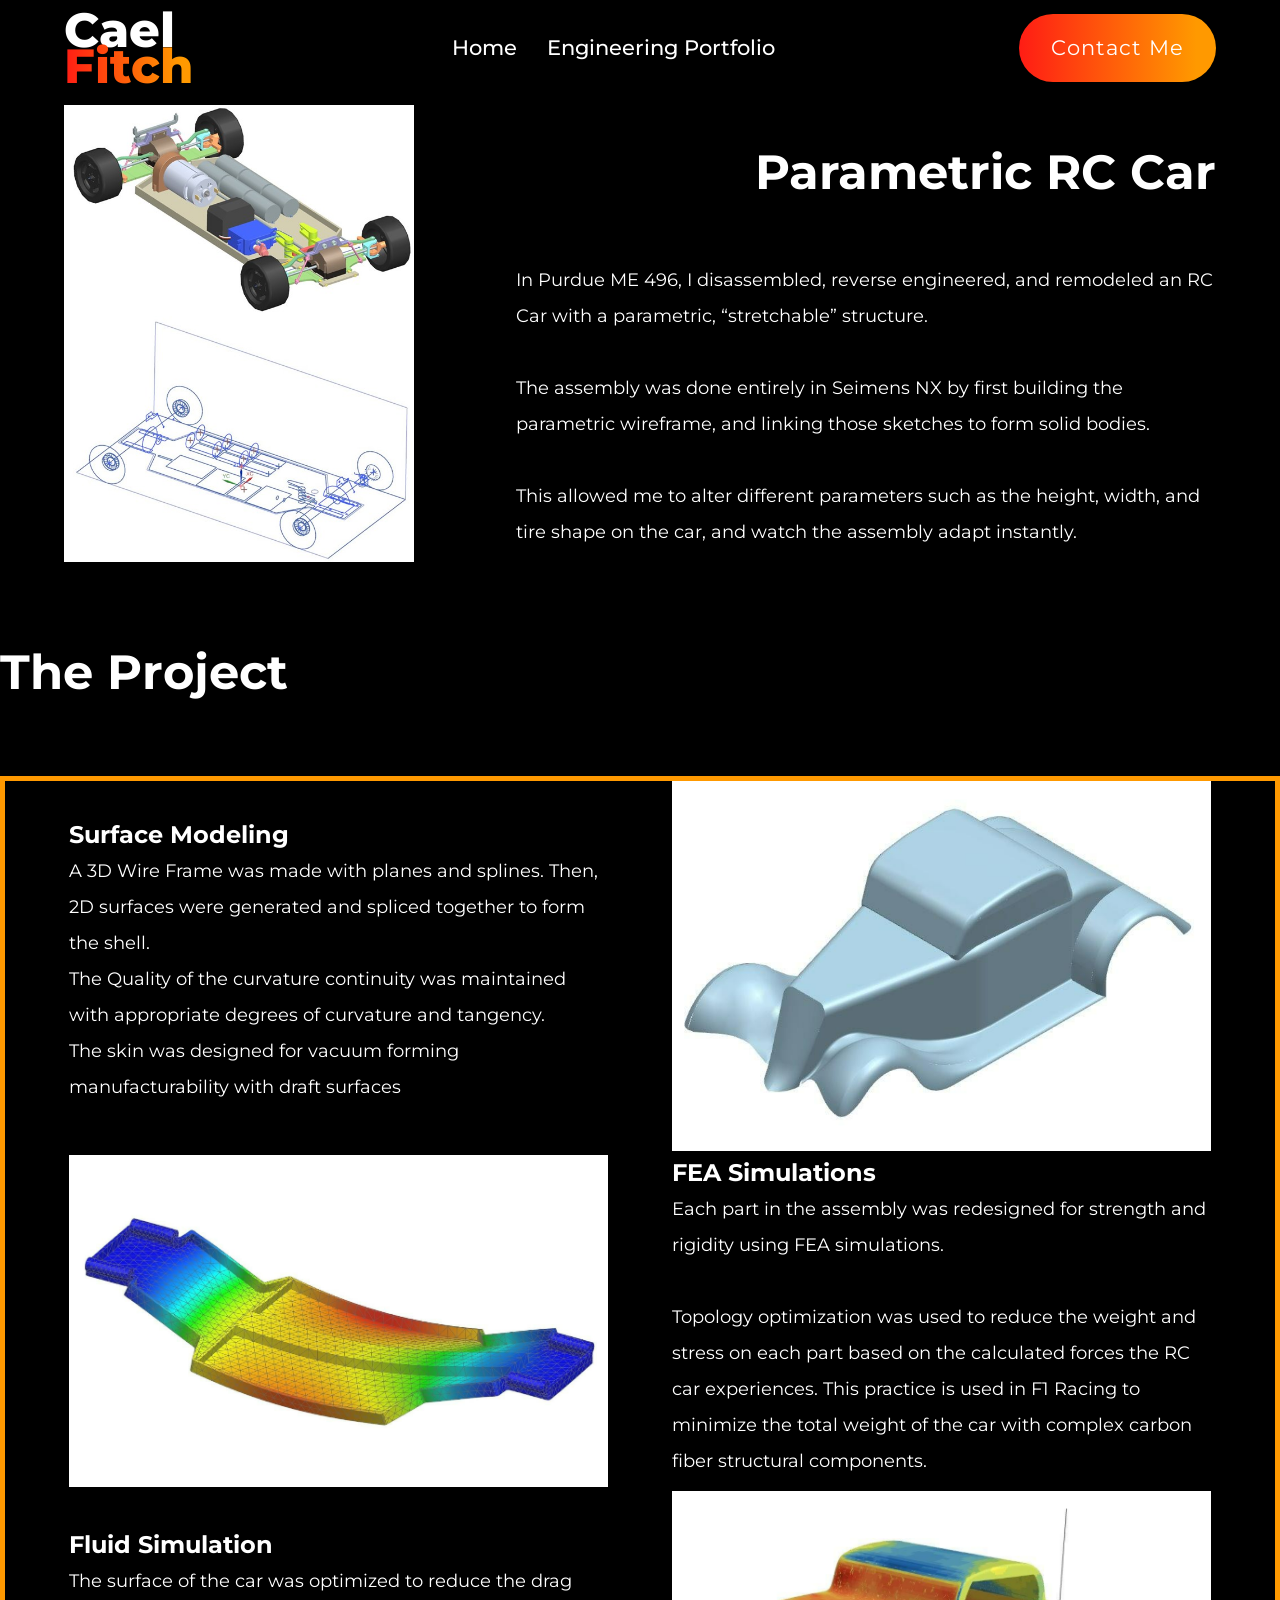
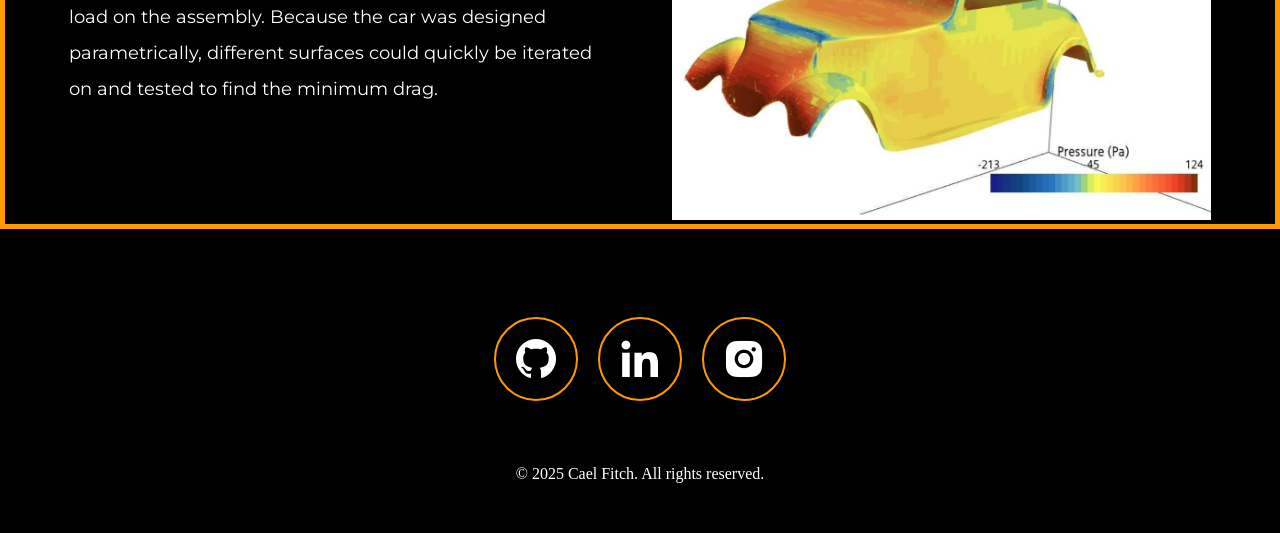
<file: RC_Car.html>
<!DOCTYPE html>
<html lang="en">
    <head>
        <meta charset="UTF-8">
        <meta name="viewport" content="width=device-width, initial-scale=1.0">
        <title>Portfolio</title>
        <link rel="icon" type="image/x-icon" href="favicon.ico">
        <link rel="stylesheet" href="style.css">
        <link rel="stylesheet" href="https://unpkg.com/boxicons@2.1.4/css/boxicons.min.css">
    </head>
    <body>
        <header class="header">
            <a href="index.html" class="logo">
                Cael <span>Fitch</span>
            </a>
            <i class="bx bx-menu" id="menu-icon"></i>

            <nav class="navbar">
                <a href="index.html" >Home</a>
                <a href="projects.html" >Engineering Portfolio</a>
            </nav>
            <a href="index.html#contact" class="gradient-btn" id="contact-btn">Contact Me</a>
        </header>
        <section class="Project-FP">
            <div class="Project-FP-Pics">
                <img src="Inner_Car.jpg" alt="">
                <img src="Car_Skeleton.jpg" alt="">
            </div>
            <div class="Project-Headline">
                <h1 class="Heading" >Parametric RC Car</h1>
                <h3>In Purdue ME 496, I disassembled, reverse engineered, and remodeled an RC Car with a parametric, “stretchable” structure. <br><br>The assembly was done entirely in Seimens NX by first building the parametric wireframe, and linking those sketches to form solid bodies. <br><br>This allowed me to alter different parameters such as the height, width, and tire shape on the car, and watch the assembly adapt instantly.</h3>
            </div>
        </section>
        <h1 class="Heading" >The Project</h1>
        <section class="Project-Text-Section">
            <div>
                <h3><br>Surface Modeling</h3>
                <p>A 3D Wire Frame was made with planes and splines. Then, 2D surfaces were generated and spliced together to form the shell. <br> The Quality of the curvature continuity was maintained with appropriate degrees of curvature and tangency. <br>The skin was designed for vacuum forming manufacturability with draft surfaces</p>
            </div>
            <div>
                <img src="RC_Skin.png" alt="">
            </div>
            <div>
                <img src="RC_FEA.png" alt="">
            </div>
            <div>
                <h3>FEA Simulations</h3>
                <p>Each part in the assembly was redesigned for strength and rigidity using FEA simulations. <br><br>Topology optimization was used to reduce the weight and stress on each part based on the calculated forces the RC car experiences. This practice is used in F1 Racing to minimize the total weight of the car with complex carbon fiber structural components.</p>
            </div>
            <div>
                <h3><br>Fluid Simulation</h3>
                <p>The surface of the car was optimized to reduce the drag load on the assembly. Because the car was designed parametrically, different surfaces could quickly be iterated on and tested to find the minimum drag.</p>
            </div>
            <div>
                <img src="RC_Fluid.png">
            </div>
        </section>
        <footer class="footer">
            <div class="social-icons">
                <a href="https://github.com/scifall1" target="_blank">
                    <i class="bx bxl-github"></i>
                </a>
                <a href="https://www.linkedin.com/in/cael-fitch/" target="_blank">
                    <i class='bx  bxl-linkedin'  ></i> 
                </a>
                <a href="https://www.instagram.com/cael_fitch/" target="_blank">
                    <i class="bx bxl-instagram-alt"></i>
                </a>
            </div>
            <p class="copyright">© 2025 Cael Fitch. All rights reserved.</p>
        </footer>
        <script src="script.js"></script>
    </body>
</html>
</file>
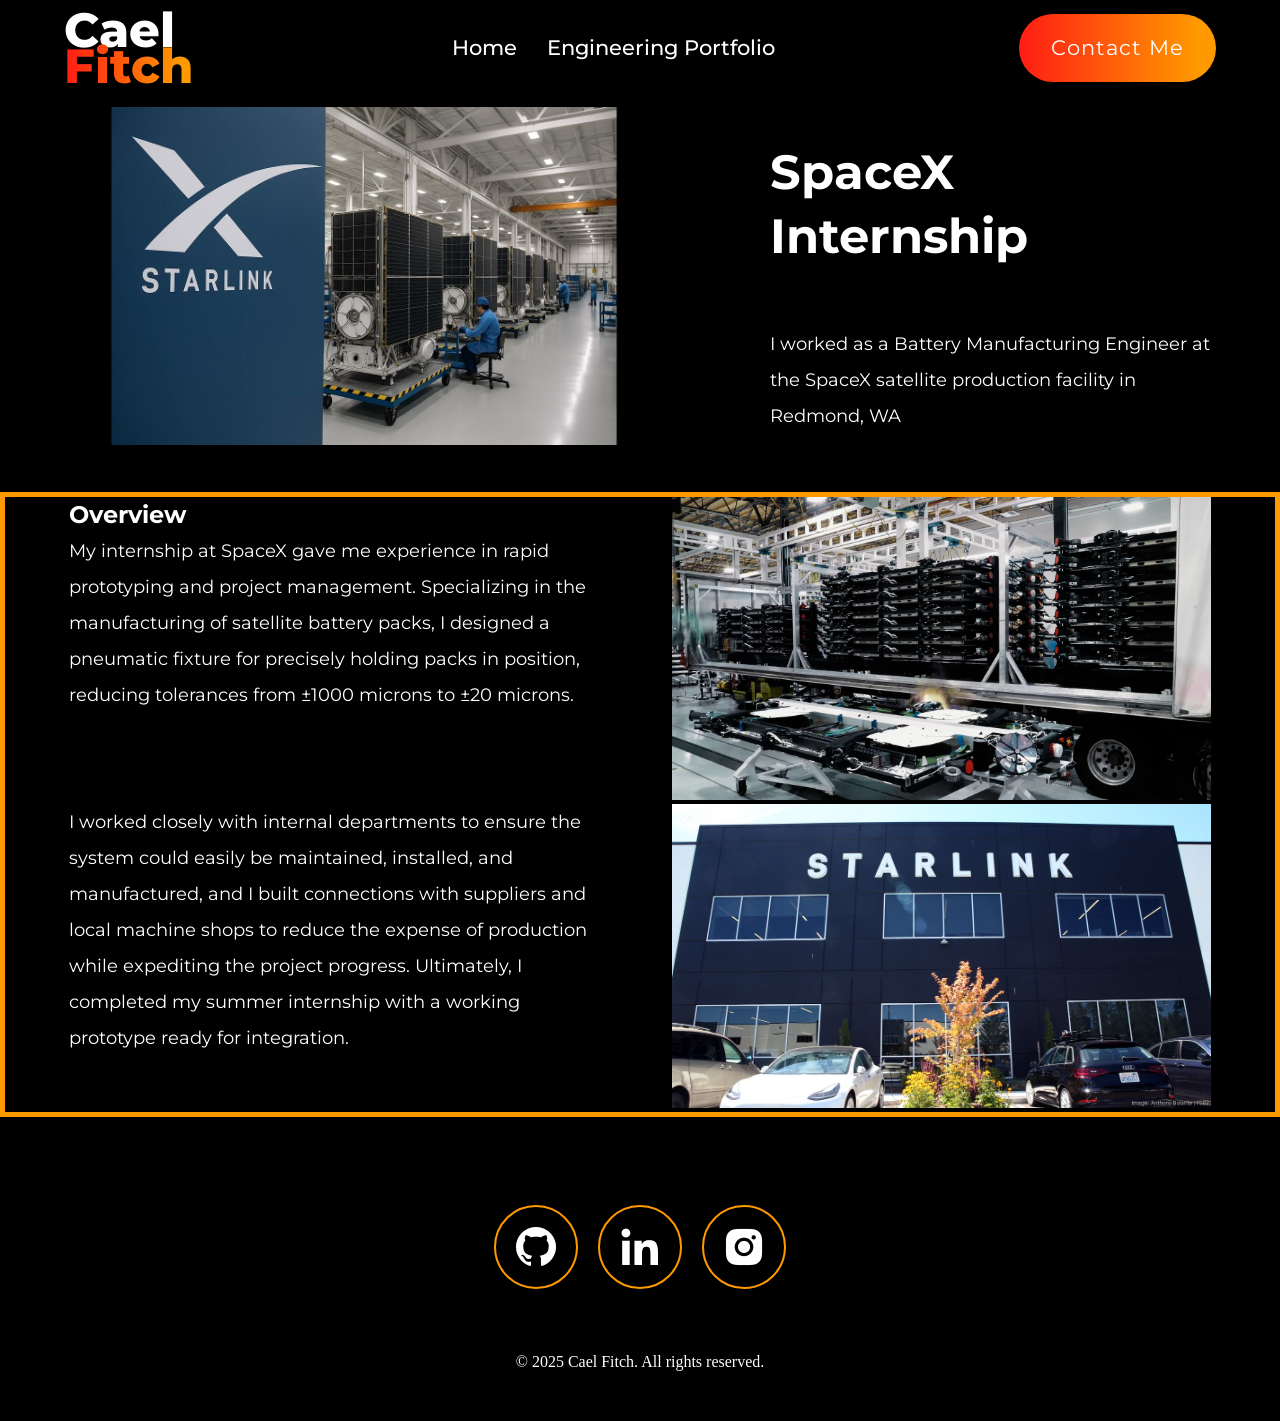
<file: SpaceX.html>
<!DOCTYPE html>
<html lang="en">
    <head>
        <meta charset="UTF-8">
        <meta name="viewport" content="width=device-width, initial-scale=1.0">
        <title>Portfolio</title>
        <link rel="icon" type="image/x-icon" href="favicon.ico">
        <link rel="stylesheet" href="style.css">
        <link rel="stylesheet" href="https://unpkg.com/boxicons@2.1.4/css/boxicons.min.css">
    </head>
    <body>
        <header class="header">
            <a href="index.html" class="logo">
                Cael <span>Fitch</span>
            </a>
            <i class="bx bx-menu" id="menu-icon"></i>

            <nav class="navbar">
                <a href="index.html" >Home</a>
                <a href="projects.html" >Engineering Portfolio</a>
            </nav>
            <a href="index.html#contact" class="gradient-btn" id="contact-btn">Contact Me</a>
        </header>
        <section class="Project-FP">
            <div class="Project-FP-Pics">
                <img src="Inside Starlink.jpg" alt="">
            </div>
            <div class="Project-Headline">
                <h1 class="Heading" >SpaceX Internship</h1>
                <h3>I worked as a Battery Manufacturing Engineer at the SpaceX satellite production facility in Redmond, WA</h3>
            </div>
        </section>
                <section class="Project-Text-Section">
            <div>
                <h3>Overview</h3>
                <p>My internship at SpaceX gave me experience in rapid prototyping and project management. Specializing in the manufacturing of satellite battery packs, I designed a pneumatic fixture for precisely holding packs in position, reducing tolerances from ±1000 microns to ±20 microns.</p>
            </div>
            <div class="Proj-Visual">
                <img src="Satellites.webp" alt="">
            </div>
            <div>
                <p>I worked closely with internal departments to ensure the system could easily be maintained, installed, and manufactured, and I built connections with suppliers and local machine shops to reduce the expense of production while expediting the project progress. Ultimately, I completed my summer internship with a working prototype ready for integration.</p>
            </div>
            <div>
                <img src="Starlink.jpg" alt="">
            </div>
        </section>
        <footer class="footer">
            <div class="social-icons">
                <a href="https://github.com/scifall1" target="_blank">
                    <i class="bx bxl-github"></i>
                </a>
                <a href="https://www.linkedin.com/in/cael-fitch/" target="_blank">
                    <i class='bx  bxl-linkedin'  ></i> 
                </a>
                <a href="https://www.instagram.com/cael_fitch/" target="_blank">
                    <i class="bx bxl-instagram-alt"></i>
                </a>
            </div>
            <p class="copyright">© 2025 Cael Fitch. All rights reserved.</p>
        </footer>
        <script src="script.js"></script>
    </body>
</html>
</file>
<file: style.css>
@import url('https://fonts.googleapis.com/css2?family=Montserrat:ital,wght@0,100..900;1,100..900&display=swap');

:root{
    --ff: "Montserrat", sans-serif;
    --colorbackground: hsl(0, 0%, 0%);
    --colortext: hsl(0, 0%, 100%);
    --coloraccent2: hsl(36, 100%, 50%);
    --coloraccent3: hsl(2, 100%, 54%);
    --h1: bold 64px/72px var(--ff);
    --h2: bold 48px/64px var(--ff);
    --h3: bold 24px/36px var(--ff);
    --p: 18px/36px var(--ff);
}
html {
  scroll-padding-top: 8rem;
}
body{
    max-width: 1280px;
    margin: 100px auto;
    margin-bottom: 0px;
    background-color: var(--colorbackground);
    color: var(--colortext);
    display: flex;
    gap: 40px;
    align-items: center;
    flex-wrap: wrap;
    box-sizing: border-box;
}
.header{
    position: fixed;
    width: 100%;
    top: 0;
    left: 0;
    padding: 0.75rem 5%;
    background: rgba(0, 0, 0, 0.3);
    backdrop-filter: blur(10px);
    display: flex;
    justify-content: space-between;
    align-items: center;
    z-index: 1000;
    font: var(--p);
    box-sizing: border-box;
}
#menu-icon{
    font-size: 3.5rem;
    color: var(--colortext);
    display: none;
    cursor: pointer;
}
.logo{
    max-width: 80px;
    font-size: 3rem;
    color: var(--colortext);
    font-weight: 800;
    cursor: pointer;
    transition: 0.3s ease-in-out;
    text-decoration: none;
    margin-right: 4rem;
}
.logo:hover{
    transform: scale(1.1);
}
span{
    background: linear-gradient(
        270deg,
        var(--coloraccent2) 10%, 
        var(--coloraccent3) 100%
    );
    background-clip: text;
    color: transparent;
    letter-spacing: 0.2px;
}
.navbar a{
    font-size: 1.3rem;
    color: var(--colortext);
    margin: 1vw;
    font-weight: 500;
    transition: 0.3s ease-in-out;
    border-bottom: 3px solid transparent;
    cursor: pointer;
    text-wrap: nowrap;
    text-decoration: none;
}
.navbar a:hover{
    color: var(--coloraccent2);
    border-bottom: 3px solid var(--coloraccent2);
}
.gradient-btn{
    font-size: 1.3rem;
    padding: 1rem 2rem;
    border-radius: 3rem;
        background: linear-gradient(
        270deg,
        var(--coloraccent2) 10%, 
        var(--coloraccent3) 100%
    );
    letter-spacing: 1px;
    cursor: pointer;
    transition: 0.3s ease-in-out;
    color: var(--colortext);
    border: none;
    text-wrap: nowrap;
    text-decoration: none;
}
.gradient-btn:hover{
    transform: scale(1.05);
}
section{
    padding: 0rem 5%;
    width: 100%;
}
.home{
    display: flex;
    align-items: center;
    justify-content: center;
    column-gap: 10vw;
    height: calc(100vh-8rem);
    padding-top: 75px;
}
.home-content{
    display: flex;
    flex-direction: column;
    align-items: flex-end;
    text-align: right;
}
.home-content h1{
    font-size: 4rem;
    font-weight: 700;
    margin-top: 3rem;
    line-height: 1;
    font: var(--h1);
}
.home-content h3{
    margin: 1rem 0;
    font-size: 2rem;
    font: var(--h3)
}
.home-content p{
    font-size: 1.5rem;
    font-weight: 500;
    line-height: 1.8;
}
.home-img img{
    width: 32vw;
    border-radius: 50%;
    box-shadow: 0 0 25px var(--coloraccent2);
    transition: 0.4s ease-in-out;
}
.home-img img:hover{
    box-shadow: 0 0 25px var(--coloraccent2),
                0 0 50px var(--coloraccent2),
                0 0 100px var(--coloraccent2);
}
.social-icons a{
    display: inline-flex;
    justify-content: center;
    align-items: center;
    font-size: 3rem;
    padding: 1rem;
    background: transparent;
    border: 2px solid var(--coloraccent2);
    border-radius: 50%;
    color: var(--colortext);
    margin: 3rem 0.5rem;
    transition: 0.3s ease-in-out;
    text-decoration: none;
}
.social-icons a:hover{
    color: var(--colortext);
    background-color: var(--coloraccent2);
    transform: scale(1.2)translateY(-5px);
    box-shadow: 0 0 25px var(--coloraccent2);
}
::-webkit-scrollbar{
    width:10px;
}
::-webkit-scrollbar-thumb{
    background-color: var(--coloraccent2);
    border-radius: 3px;
}
::-webkit-scrollbar-track{
    background-color: var(--colorbackground);
}
.Ft-Proj{
    background-color: var(--colorbackground);
    font: var(--h3);
    font-size: 1.2rem;
    font-weight: 400;
}
.projects-box{
    display: grid;
    grid-template-columns: repeat(auto-fill, minmax(350px, 1fr));
    justify-content: center;
    justify-items: center;
    width: 100%;
    align-items: start;
    box-sizing: border-box;
    gap: 2rem;
}
.project-card{
    display: flex;
    flex-direction: column;
    justify-content: center;
    align-items: center;
    text-align: left;
    background-color: var(--colorbackground);
    border: 2px solid var(--coloraccent2);
    border-radius: 3rem;
    row-gap: 0rem;
    padding: 1.2rem 1.2rem;
    overflow: hidden;
    cursor: pointer;
    box-shadow: 0 0 5px var(--coloraccent2);
    transition: 0.3s ease-in-out;
    width: 300px;
    line-height: 1rem;
    color: var(--colortext);
    text-decoration: none;
}
.project-card:hover{
    box-shadow: 0 0 25px var(--coloraccent2),
                0 0 50px var(--coloraccent2);
    transform: scale(1.02);
}
.project-card video, 
.project-card img{
    width: 300px;
    border-radius: 2rem;
    object-fit: cover;
    justify-content: center;
    align-items: center;
    border: 2px solid var(--coloraccent2);
}
.project-card h3{
    font-size: 1rem;
    font: var(--h3);
    margin-bottom: 0rem;
}
.project-card p{
    font: var(--p);
    margin: 0rem;
    margin-left:1rem;
}
.contact{
    background-color: var(--colorbackground);
}
.contact h2{
    margin-bottom: 1.5rem;
    color: var(--colortext);
    font: var(--h2)
}

.contact form{
    display: flex;
    align-items: center;
    justify-content: center;
    gap: 3rem;
    margin: 1rem 2rem;
    text-align: center;
}
.contact form .input-box input, 
.contact form textarea{
    width: 100%;
    padding: 1.5rem;
    font-size: 1.5rem;
    color: var(--colortext);
    background-color: var(--colorbackground);
    border-radius: 2rem;
    border: 2px solid var(--coloraccent2);
    margin: 1.5rem 0rem;
    resize: none;
    max-width: 90%;
}
.footer{
    background-color: var(--colorbackground);
    padding-bottom: 50px;
    margin-top: 0px;
    width: 100%;
}
.footer .social-icons{
    text-align: center;
}
.footer .copyright{
    text-align: center;
    margin-bottom: 0px;
    font-size: 16px;
}
.Project-FP{
    display: flex;
    align-items: center;
    justify-content: center;
    column-gap: 8vw;
    height: calc(100vh-8rem);
    margin: 0px;
}
.Project-FP-Pics{
    display: flex;
    flex-direction: column;
    align-items: flex;
    justify-content: start;
    text-align: left;
    padding: 0px;
    max-width: 382wsvw;
}
.Project-FP-Pics video,
.Project-FP-Pics img{
    width: min(100%, 600px);
    text-align: left;
    justify-content: start;
}
.Project-Headline{
    display: flex;
    flex-direction: column;
    align-items: flex-end;
    text-align: left;
}
.Project-Headline h1{
    font: var(--h2);
}
.Project-Headline h3{
    font: var(--p);
}
.Project-Text-Section{
    display: grid;
    grid-template-columns: repeat(auto-fill, minmax(400px, 1fr));
    align-items: start;
    justify-content: center;
    column-gap: 5vw;
    margin: 0px;
    margin: 0px;
    border: 5px solid var(--coloraccent2);  
}
.Project-Column{
    display: flex;
    flex-direction: column;
    align-items: center;
    text-align: left;
    gap: 0rem;
    justify-content: center;
    margin: 0px;  
}
.Project-Text-Section img,
.Project-Text-Section video{
    margin: 0px;
    max-width: 100%;
}
.Project-Text-Section a{
    text-decoration: none;
}
.Project-Text-Section p
{
    align-items: center;
    justify-content: center;
    column-gap: 10vw;
    display: inline-block;
    margin: 0px;
    max-width: 80vw;
    font: var(--p);
}
.Project-Text-Section h3
{
    align-items: center;
    justify-content: center;
    column-gap: 10vw;
    display: inline-block;
    margin: 0px;
    max-width: 80vw;
    font: var(--h3);
}
.Small-Box{
    display: flex;
    align-items: center;
    justify-content: center;
    column-gap: 1vw;
    width: min(500px, 100%);
}
.Small-Box img{
    max-width: min(250px, 40vw);
}
.Heading{
    font: var(--h2);
}

@media(max-width:1000px){
    #menu-icon{
        display: block;
    }
    .navbar{
        position: absolute;
        top: 100%;
        right: 0;
        padding-left: 0;
        padding-right: 5rem;
        padding-bottom: 1.5rem;
        background-color: rgba(0, 0, 0, 0.8);
        border-bottom-left-radius: 2rem;
        border-left: 2px solid var(--coloraccent2);
        border-bottom: 2px solid var(--coloraccent2);
        display: none;
    }
    .navbar a{
        display: block;
        font-size: 1.4rem;
        margin: 1.3rem 1.5;
        color: var(--colortext)
    }
    .navbar.active{
        display: block;
    }
    .header .gradient-btn{
        display: none;
    }
    .home{
        flex-direction: column-reverse;
        margin: 0rem 0;
        gap: 0rem;
        padding: 20px;
    }
    .home-content{
        align-items: center;
        text-align: center;
        gap: 0rem;
    }
    .home-content h3{
        margin: 0rem
    }
    .home-content h1{
        margin: 0rem
    }
    .home-img img{
        width: 300px;
        margin: 1rem;
    }
    .social-icons a{
        margin: 2rem 1rem;
    }
    .contact form{
        flex-direction: column;
        row-gap: 0rem;
    }
    .contact form .input-box input, 
    .contact form textarea{
        margin: 0.5rem 0rem;
        padding: 1rem;
        font-size: 1rem;
    }
    .Project-FP{
        flex-direction: column-reverse;
        margin: 0rem 0;
        gap: 0rem;
        padding: 20px;
    }
    .Project-FP-Pics{
        display: flex;
        align-items: center;
        text-align: center;
        gap: 0rem;
        max-width: 100%;
    }
    .Project-Text-Section{
        flex-direction: column;
        margin: 0rem 0;
        gap: 0rem;
        justify-content: center;
        align-items: center;
    }
    .Project-Column{
        align-items: center;
        text-align: center;
        gap: 0rem;
        justify-content: center;
    }
}
</file>
